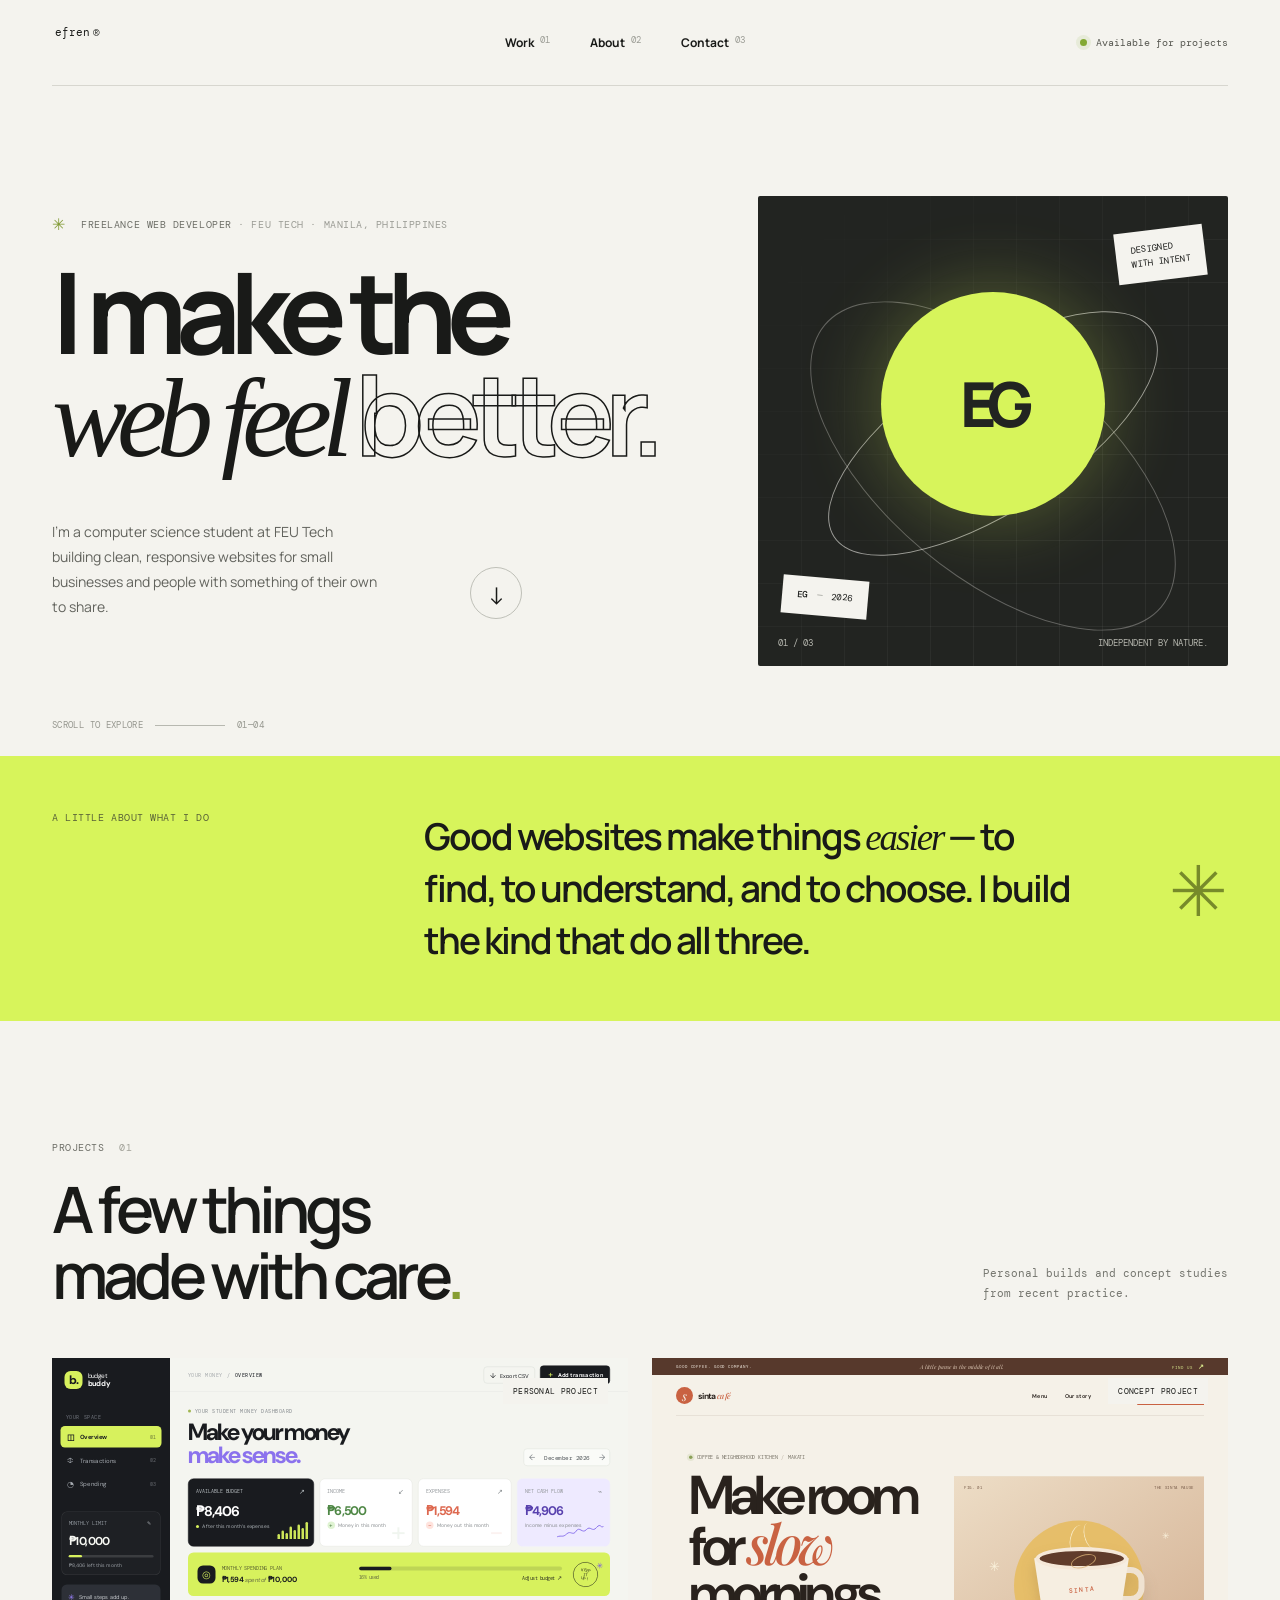
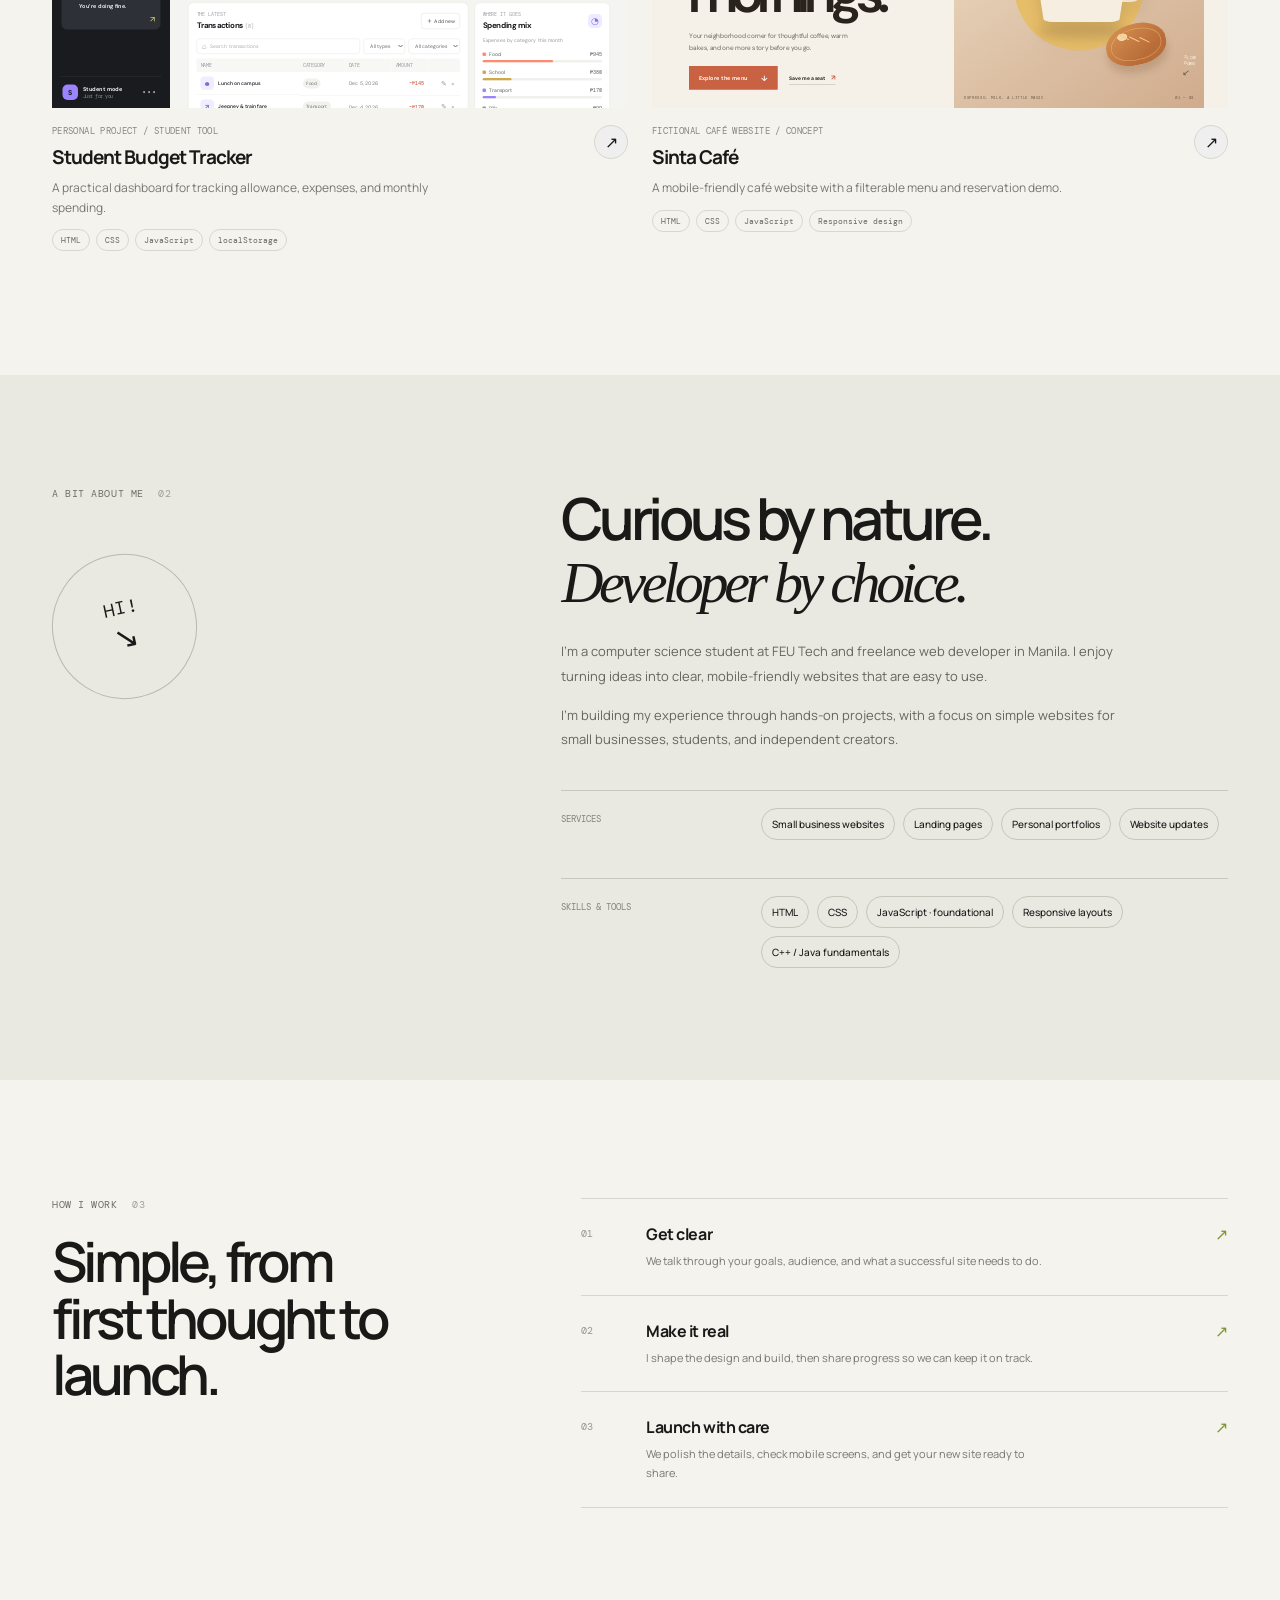
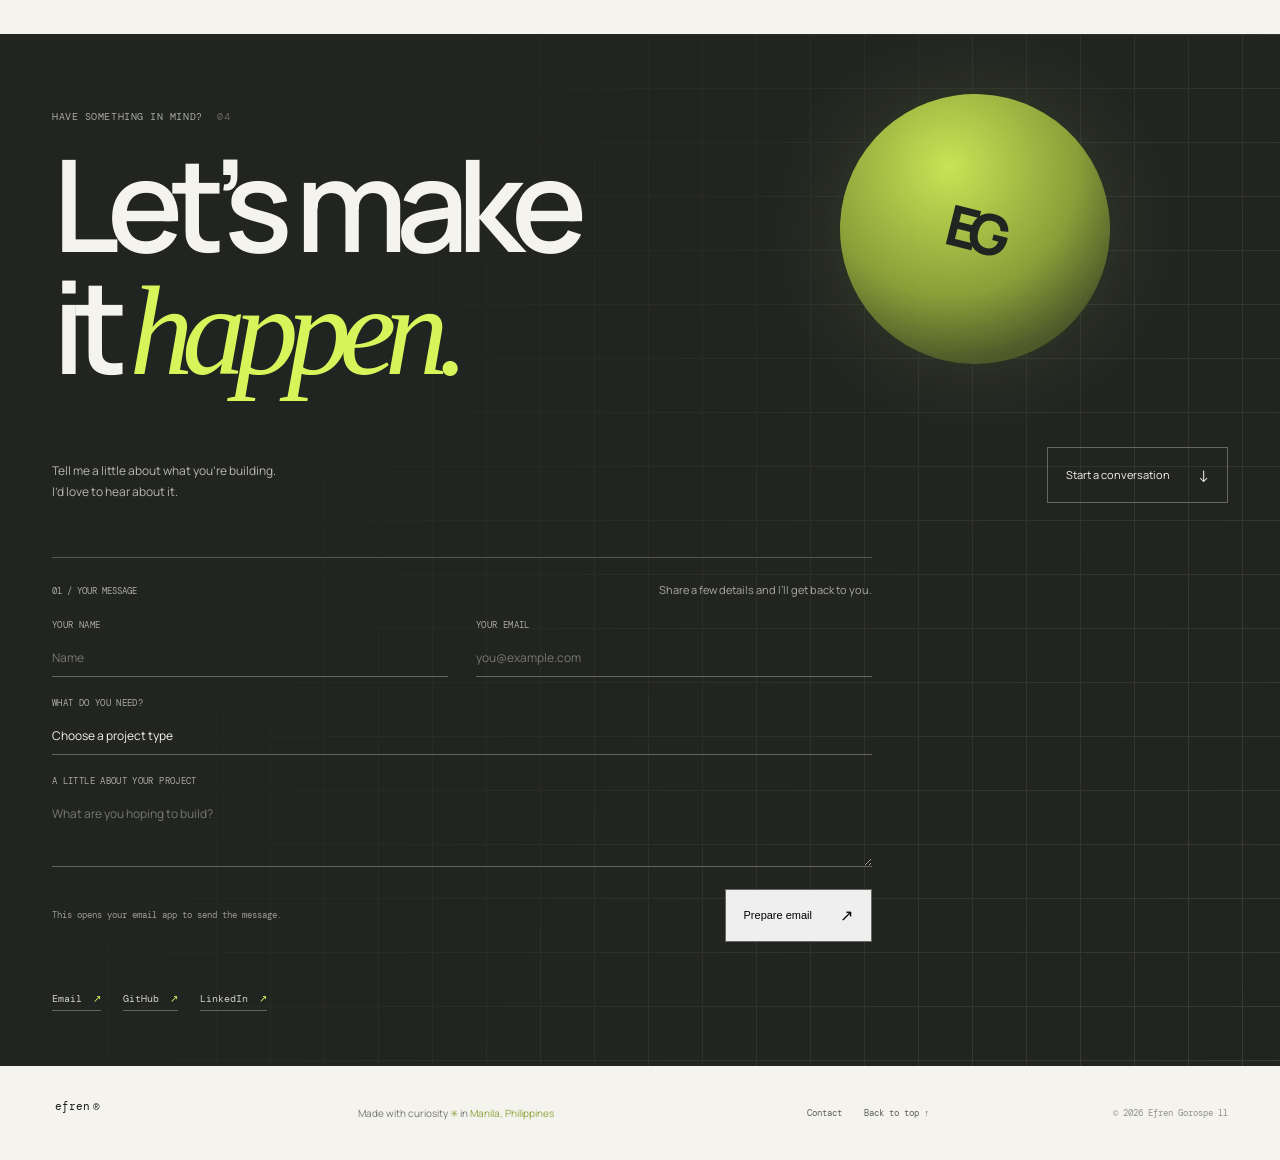
<file: EG/index.html>
<!doctype html>
<html lang="en">
  <head>
    <meta charset="utf-8" />
    <meta name="viewport" content="width=device-width, initial-scale=1" />
    <meta name="theme-color" content="#f4f3ee" />
    <meta
      name="description"
      content="Efren Gorospe ll is a FEU Tech computer science student and freelance web developer in Manila, Philippines."
    />
    <title>Efren Gorospe ll — Freelance Web Developer</title>
    <link rel="preconnect" href="https://fonts.googleapis.com" />
    <link rel="preconnect" href="https://fonts.gstatic.com" crossorigin />
    <link
      href="https://fonts.googleapis.com/css2?family=DM+Mono:wght@400;500&family=Manrope:wght@400;500;600;700;800&display=swap"
      rel="stylesheet"
    />
    <link rel="stylesheet" href="styles.css" />
    <script src="script.js" defer></script>
  </head>
  <body>
    <div class="site-shell">
      <header class="site-header">
        <a
          class="wordmark"
          id="header-wordmark"
          href="#top"
          aria-label="Efren Gorospe ll, home"
          ><span id="brand-name">efren</span><span>®</span></a
        >
        <nav class="main-nav" aria-label="Main navigation">
          <a href="#project-section">Work <span>01</span></a>
          <a href="#about">About <span>02</span></a>
          <a href="#contact">Contact <span>03</span></a>
        </nav>
        <a class="availability" href="#contact"
          ><span class="availability-dot"></span> Available for projects</a
        >
      </header>

      <main id="top">
        <section class="hero section-wrap" aria-labelledby="hero-title">
          <div class="hero-copy">
            <p class="eyebrow">
              <span class="eyebrow-mark">✳</span>
              <span id="profile-role">Freelance web developer</span>
              <span class="eyebrow-location"
                >· <span id="profile-school">FEU Tech</span> ·
                <span id="profile-location">Manila, Philippines</span></span
              >
            </p>
            <h1 id="hero-title">
              I make the<br /><span class="headline-italic">web feel</span>
              <span class="headline-outline">better.</span>
            </h1>
            <div class="hero-bottom">
              <p class="hero-intro" id="hero-intro">
                I’m a computer science student at FEU Tech building clean,
                responsive websites for small businesses and people with
                something of their own to share.
              </p>
              <a
                class="round-link"
                href="#project-section"
                aria-label="Scroll to selected projects"
                ><span>↓</span></a
              >
            </div>
          </div>
          <div class="hero-art" aria-label="Abstract portfolio illustration">
            <div class="art-grid"></div>
            <div class="orbit orbit-one"></div>
            <div class="orbit orbit-two"></div>
            <div class="art-sun"></div>
            <div class="art-sticker sticker-top">DESIGNED<br />WITH INTENT</div>
            <div class="art-sticker sticker-bottom">
              <span>EG</span><i>—</i> 2026
            </div>
            <div class="art-caption">
              <span>01 / 03</span><span>Independent by nature.</span>
            </div>
          </div>
          <div class="hero-index">
            <span>SCROLL TO EXPLORE</span><span class="index-line"></span
            ><span>01—04</span>
          </div>
        </section>

        <section class="intro-band">
          <div class="section-wrap intro-inner">
            <p class="eyebrow">A little about what I do</p>
            <p class="intro-statement">
              Good websites make things <em>easier</em> — to find, to
              understand, and to choose. I build the kind that do all three.
            </p>
            <span class="intro-spark" aria-hidden="true">✳</span>
          </div>
        </section>

        <section class="work-section section-wrap" id="project-section">
          <div class="section-heading">
            <div>
              <p class="eyebrow">
                Projects <span class="eyebrow-number">01</span>
              </p>
              <h2>
                A few things<br />made with care<span class="period">.</span>
              </h2>
            </div>
            <p class="section-note">
              Personal builds and concept studies<br />from recent practice.
            </p>
          </div>
          <div class="project-grid" id="project-grid" aria-live="polite"></div>
        </section>

        <section class="about-section" id="about">
          <div class="section-wrap about-layout">
            <div class="about-left">
              <p class="eyebrow">
                A bit about me <span class="eyebrow-number">02</span>
              </p>
              <div class="about-stamp">HI!<br /><span>↘</span></div>
            </div>
            <div class="about-copy">
              <h2>Curious by nature.<br /><span>Developer by choice.</span></h2>
              <p id="profile-bio">
                I’m Efren Gorospe ll, a computer science student at FEU Tech and
                freelance web developer in Manila. I enjoy turning ideas into
                clear, mobile-friendly websites that are easy to use.
              </p>
              <p>
                I’m building my experience through hands-on projects, with a
                focus on simple websites for small businesses, students, and
                independent creators.
              </p>
              <div class="skills-row">
                <span>SERVICES</span>
                <div id="services-list"></div>
              </div>
              <div class="skills-row">
                <span>SKILLS &amp; TOOLS</span>
                <div id="skills-list"></div>
              </div>
            </div>
          </div>
        </section>

        <section class="process-section section-wrap">
          <div class="process-title">
            <p class="eyebrow">
              How I work <span class="eyebrow-number">03</span>
            </p>
            <h2>Simple, from<br />first thought to launch.</h2>
          </div>
          <div class="process-list">
            <article class="process-item">
              <span class="process-number">01</span>
              <div>
                <h3>Get clear</h3>
                <p>
                  We talk through your goals, audience, and what a successful
                  site needs to do.
                </p>
              </div>
              <span class="process-arrow">↗</span>
            </article>
            <article class="process-item">
              <span class="process-number">02</span>
              <div>
                <h3>Make it real</h3>
                <p>
                  I shape the design and build, then share progress so we can
                  keep it on track.
                </p>
              </div>
              <span class="process-arrow">↗</span>
            </article>
            <article class="process-item">
              <span class="process-number">03</span>
              <div>
                <h3>Launch with care</h3>
                <p>
                  We polish the details, check mobile screens, and get your new
                  site ready to share.
                </p>
              </div>
              <span class="process-arrow">↗</span>
            </article>
          </div>
        </section>

        <section class="contact-section" id="contact">
          <div class="contact-pattern" aria-hidden="true"></div>
          <div class="section-wrap contact-inner">
            <p class="eyebrow">
              Have something in mind? <span class="eyebrow-number">04</span>
            </p>
            <h2>Let’s make<br />it <em>happen.</em></h2>
            <div class="contact-bottom">
              <p>
                Tell me a little about what you’re building.<br />I’d love to
                hear about it.
              </p>
              <a class="contact-button" href="#contact-form"
                >Start a conversation <span>↓</span></a
              >
            </div>
            <form class="contact-form" id="contact-form">
              <div class="form-heading">
                <span>01 / YOUR MESSAGE</span>
                <p>Share a few details and I’ll get back to you.</p>
              </div>
              <div class="form-fields">
                <label
                  >Your name<input
                    name="name"
                    autocomplete="name"
                    required
                    placeholder="Name"
                /></label>
                <label
                  >Your email<input
                    name="email"
                    type="email"
                    autocomplete="email"
                    required
                    placeholder="you@example.com"
                /></label>
                <label class="field-wide"
                  >What do you need?<select name="project" required>
                    <option value="" disabled selected>
                      Choose a project type
                    </option>
                    <option>Small business website</option>
                    <option>Landing page</option>
                    <option>Website refresh</option>
                    <option>Something else</option>
                  </select></label
                >
                <label class="field-wide"
                  >A little about your project<textarea
                    name="message"
                    rows="3"
                    required
                    placeholder="What are you hoping to build?"
                  ></textarea>
                </label>
              </div>
              <div class="form-submit-row">
                <p>This opens your email app to send the message.</p>
                <button class="contact-button" type="submit">
                  Prepare email <span>↗</span>
                </button>
              </div>
              <p class="form-status" aria-live="polite"></p>
            </form>
            <div
              class="profile-links"
              id="profile-links"
              aria-label="Contact and social links"
            ></div>
            <div class="contact-orb" aria-hidden="true">EG</div>
          </div>
        </section>
      </main>

      <footer class="site-footer section-wrap">
        <a class="wordmark footer-wordmark" href="#top"
          ><span id="footer-brand-name">efren</span><span>®</span></a
        >
        <p>
          Made with curiosity <span>✳</span> in
          <span id="footer-location">Manila, Philippines</span>
        </p>
        <div class="footer-links">
          <a href="#contact-form">Contact</a><a href="#top">Back to top ↑</a>
        </div>
        <small
          >© <span id="year"></span>
          <span id="footer-name">Efren Gorospe ll</span></small
        >
      </footer>
      <dialog
        class="project-dialog"
        id="project-dialog"
        aria-labelledby="dialog-title"
      >
        <form method="dialog">
          <button class="dialog-close" aria-label="Close project details">
            ×
          </button>
        </form>
        <p class="eyebrow" id="dialog-category">PROJECT DETAILS</p>
        <h2 id="dialog-title"></h2>
        <p class="dialog-description" id="dialog-description"></p>
        <div class="project-tags" id="dialog-tags"></div>
        <div class="dialog-links" id="dialog-links"></div>
      </dialog>
    </div>
  </body>
</html>
</file>
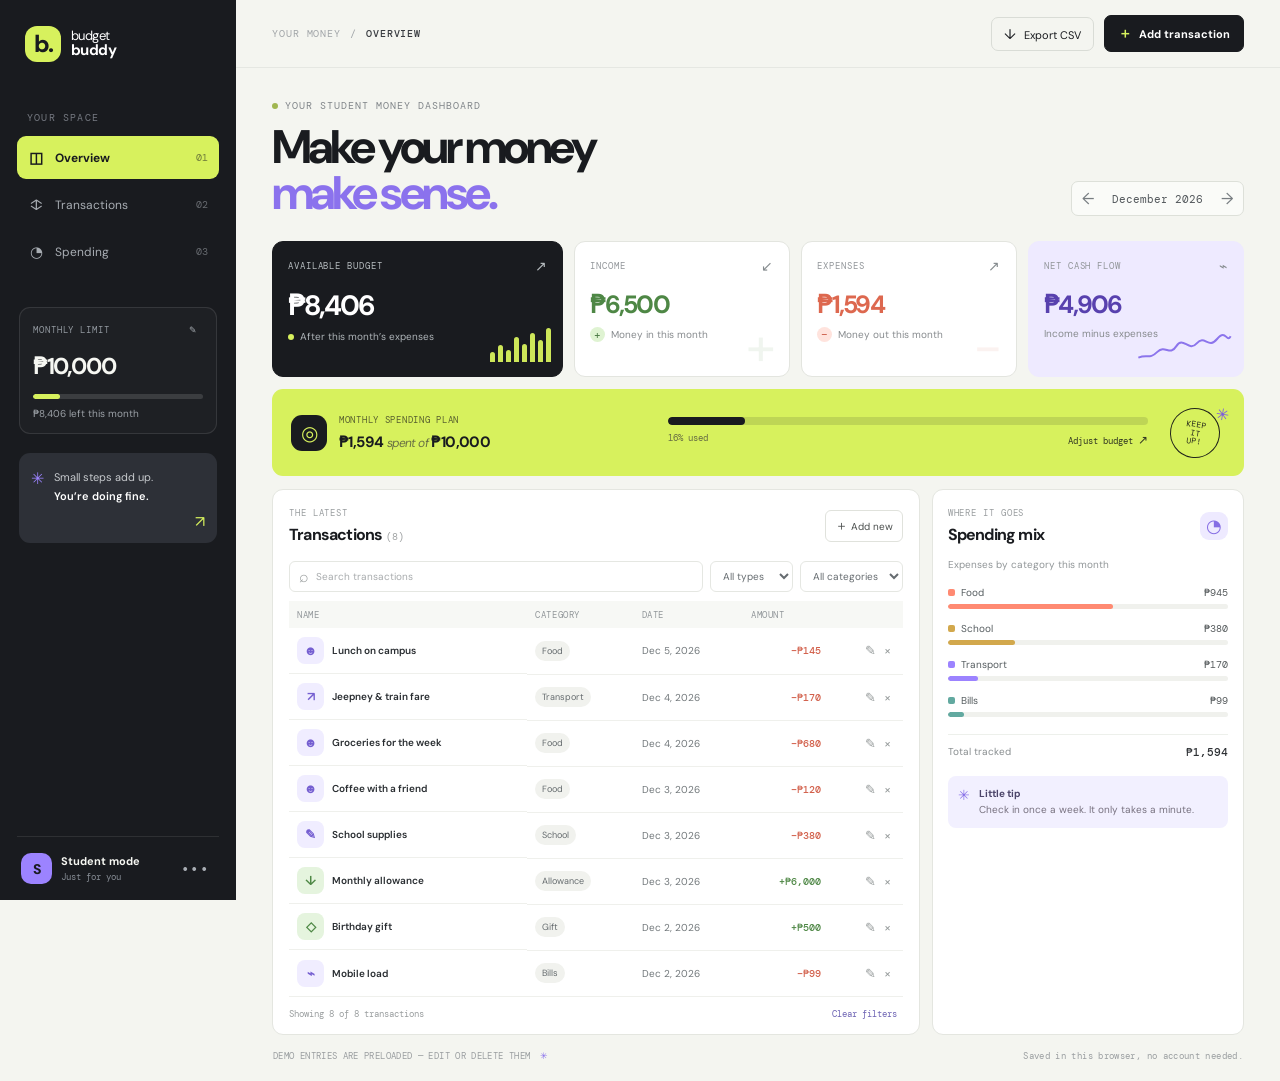
<file: EG/budget-tracker/index.html>
<!doctype html>
<html lang="en">
<head>
  <meta charset="utf-8">
  <meta name="viewport" content="width=device-width, initial-scale=1">
  <meta name="theme-color" content="#f4f5f0">
  <meta name="description" content="A simple student budget tracker to keep income, expenses, and monthly spending in view.">
  <title>Budget Buddy — Student Budget Tracker</title>
  <link rel="preconnect" href="https://fonts.googleapis.com">
  <link rel="preconnect" href="https://fonts.gstatic.com" crossorigin>
  <link href="https://fonts.googleapis.com/css2?family=DM+Mono:wght@400;500&family=DM+Sans:wght@400;500;600;700;800&display=swap" rel="stylesheet">
  <link rel="stylesheet" href="styles.css">
  <script src="script.js" defer></script>
</head>
<body>
  <div class="app-layout">
    <aside class="sidebar">
      <a class="brand" href="#overview" aria-label="Budget Buddy home"><span class="brand-icon">b.</span><span>budget<br><b>buddy</b></span></a>
      <p class="sidebar-label">YOUR SPACE</p>
      <nav class="side-nav" aria-label="Main navigation">
        <a class="nav-link is-active" href="#overview"><span class="nav-icon">◫</span> Overview <span class="nav-count">01</span></a>
        <a class="nav-link" href="#transactions"><span class="nav-icon">↕</span> Transactions <span class="nav-count">02</span></a>
        <a class="nav-link" href="#spending"><span class="nav-icon">◔</span> Spending <span class="nav-count">03</span></a>
      </nav>
      <div class="sidebar-budget">
        <div class="sidebar-budget-top"><span>MONTHLY LIMIT</span><button id="edit-budget-side" type="button" aria-label="Edit monthly budget">✎</button></div>
        <strong id="sidebar-budget-amount">₱10,000</strong>
        <div class="sidebar-progress"><span id="sidebar-progress-fill"></span></div>
        <p id="sidebar-budget-caption">Loading your budget…</p>
      </div>
      <div class="sidebar-note"><span class="note-star">✳</span><p>Small steps add up.<br><b>You’re doing fine.</b></p><span class="note-scribble">↗</span></div>
      <div class="sidebar-profile"><div class="avatar">S</div><div><b>Student mode</b><span>Just for you</span></div><div class="profile-actions"><button class="profile-menu" id="profile-menu-button" type="button" aria-label="Open data menu" aria-haspopup="menu" aria-expanded="false">•••</button><div class="profile-menu-popover" id="profile-menu" role="menu" aria-label="Data options" hidden><button type="button" role="menuitem" id="reset-sample-data">Reset sample data</button><button type="button" role="menuitem" id="clear-all-data">Clear all transactions</button><button type="button" role="menuitem" id="storage-info">Where is my data?</button></div></div></div>
    </aside>

    <main class="main-content" id="overview">
      <header class="topbar">
        <div class="breadcrumb"><span>YOUR MONEY</span><span>/</span><b>OVERVIEW</b></div>
        <div class="top-actions"><button class="export-button" id="export-csv" type="button"><span>↓</span> Export CSV</button><button class="primary-button add-trigger" type="button"><span>＋</span> Add transaction</button></div>
      </header>

      <section class="dashboard-section">
        <div class="welcome-row">
          <div><p class="date-kicker"><span class="date-dot"></span> YOUR STUDENT MONEY DASHBOARD</p><h1>Make your money<br><span>make sense.</span></h1></div>
          <div class="month-picker" aria-label="Select month"><button id="prev-month" type="button" aria-label="Previous month">←</button><span id="current-month">Month Year</span><button id="next-month" type="button" aria-label="Next month">→</button></div>
        </div>

        <div class="summary-grid" aria-live="polite">
          <article class="summary-card balance-card"><div class="summary-card-top"><span>AVAILABLE BUDGET</span><span class="summary-icon">↗</span></div><strong id="budget-remaining">₱0</strong><p><span id="budget-status-dot" class="tiny-dot"></span><span id="budget-status">After this month’s expenses</span></p><div class="balance-graphic" aria-hidden="true"><span></span><span></span><span></span><span></span><span></span><span></span><span></span><span></span></div></article>
          <article class="summary-card income-card"><div class="summary-card-top"><span>INCOME</span><span class="summary-icon">↙</span></div><strong id="income-total">₱0</strong><p><span class="trend-pill">+</span> Money in this month</p><div class="summary-decoration income-decoration" aria-hidden="true">+</div></article>
          <article class="summary-card expense-card"><div class="summary-card-top"><span>EXPENSES</span><span class="summary-icon">↗</span></div><strong id="expense-total">₱0</strong><p><span class="trend-pill expense-trend">−</span> Money out this month</p><div class="summary-decoration expense-decoration" aria-hidden="true">−</div></article>
          <article class="summary-card flow-card"><div class="summary-card-top"><span>NET CASH FLOW</span><span class="summary-icon">⌁</span></div><strong id="net-total">₱0</strong><p>Income minus expenses</p><div class="flow-sparkline" aria-hidden="true"><svg viewBox="0 0 140 42" preserveAspectRatio="none"><path d="M2 33 C16 28, 18 36, 30 25 S48 32, 58 17 S76 26, 88 13 S105 22, 118 7 S132 13, 138 3"/></svg></div></article>
        </div>

        <div class="budget-banner">
          <div class="budget-banner-info"><span class="banner-icon">◎</span><div><p>MONTHLY SPENDING PLAN</p><strong><span id="spent-summary">₱0</span> <i>spent of</i> <span id="budget-summary">₱10,000</span></strong></div></div>
          <div class="budget-progress-wrap"><div class="budget-progress"><span id="budget-progress-fill"></span></div><div class="budget-progress-label"><span id="budget-progress-caption">0% used</span><button id="edit-budget-main" type="button">Adjust budget <span>↗</span></button></div></div>
          <div class="budget-sticker" aria-hidden="true"><span>KEEP<br>IT<br>UP!</span><i>✳</i></div>
        </div>

        <div class="content-grid">
          <section class="transactions-panel" id="transactions" aria-labelledby="transactions-title">
            <div class="panel-heading"><div><p class="panel-eyebrow">THE LATEST</p><h2 id="transactions-title">Transactions <span id="transaction-count">(0)</span></h2></div><button class="panel-add add-trigger" type="button">＋ <span>Add new</span></button></div>
            <div class="transaction-tools"><label class="search-box"><span>⌕</span><input id="transaction-search" type="search" placeholder="Search transactions" aria-label="Search transactions"></label><select id="type-filter" aria-label="Filter by transaction type"><option value="all">All types</option><option value="expense">Expenses</option><option value="income">Income</option></select><select id="category-filter" aria-label="Filter by category"><option value="all">All categories</option></select></div>
            <div class="transaction-table-wrap"><table class="transaction-table"><thead><tr><th>NAME</th><th>CATEGORY</th><th>DATE</th><th>AMOUNT</th><th><span class="sr-only">Actions</span></th></tr></thead><tbody id="transaction-list"></tbody></table><div class="empty-state" id="empty-state" hidden><span>✳</span><h3>No transactions here yet.</h3><p>Add one to start tracking this month.</p><button class="primary-button add-trigger" type="button">＋ Add transaction</button></div></div>
            <div class="table-footer"><span id="visible-count">Showing 0 transactions</span><button id="clear-filters" type="button">Clear filters</button></div>
          </section>

          <aside class="spending-panel" id="spending" aria-labelledby="spending-title">
            <div class="panel-heading"><div><p class="panel-eyebrow">WHERE IT GOES</p><h2 id="spending-title">Spending mix</h2></div><span class="pie-mark">◔</span></div>
            <p class="spending-subtitle">Expenses by category this month</p>
            <div class="category-list" id="category-list"></div>
            <div class="spending-total"><span>Total tracked</span><strong id="category-total">₱0</strong></div>
            <div class="spending-tip"><span>✳</span><p><b>Little tip</b><br>Check in once a week. It only takes a minute.</p></div>
          </aside>
        </div>
        <footer class="dashboard-footer"><span>DEMO ENTRIES ARE PRELOADED — EDIT OR DELETE THEM <i>✳</i></span><span>Saved in this browser, no account needed.</span></footer>
      </section>
    </main>
  </div>

  <div class="mobile-bottom-bar"><a class="mobile-tab is-current" href="#overview"><span>◫</span>Home</a><a class="mobile-tab" href="#transactions"><span>↕</span>Activity</a><button class="mobile-add add-trigger" type="button" aria-label="Add transaction">＋</button><a class="mobile-tab" href="#spending"><span>◔</span>Spending</a><button class="mobile-tab" id="mobile-export" type="button"><span>↓</span>Export</button></div>

  <dialog class="transaction-dialog" id="transaction-dialog" aria-labelledby="transaction-dialog-title">
    <form id="transaction-form" class="dialog-form">
      <button class="dialog-close" type="button" aria-label="Close transaction form">×</button>
      <p class="dialog-kicker">KEEP YOUR MONEY IN VIEW</p><h2 id="transaction-dialog-title">Add a <em>transaction.</em></h2><p class="dialog-subtitle">A few details and you’re all set.</p>
      <div class="type-toggle" role="group" aria-label="Transaction type"><button type="button" class="type-option is-selected" data-type="expense" aria-pressed="true">− Expense</button><button type="button" class="type-option" data-type="income" aria-pressed="false">＋ Income</button></div>
      <input type="hidden" name="type" value="expense"><input type="hidden" name="id" value="">
      <div class="dialog-fields"><label class="full-field">What was it for?<input name="title" maxlength="40" required placeholder="e.g. Lunch after class"></label><label>Amount (₱)<input name="amount" type="number" min="0.01" step="0.01" required placeholder="0.00"></label><label>Category<select name="category" required></select></label><label class="full-field">Date<input name="date" type="date" required></label></div>
      <p class="dialog-error" id="dialog-error" role="alert"></p><button class="primary-button dialog-submit" type="submit">Save transaction <span>↗</span></button>
    </form>
  </dialog>

  <dialog class="budget-dialog" id="budget-dialog" aria-labelledby="budget-dialog-title"><form id="budget-form" class="dialog-form"><button class="dialog-close" type="button" aria-label="Close budget settings">×</button><p class="dialog-kicker">SET A MONTHLY TARGET</p><h2 id="budget-dialog-title">Your budget,<br><em>your rules.</em></h2><p class="dialog-subtitle">Set the amount you want to spend this month.</p><label class="budget-input-label">Monthly budget (₱)<input id="budget-input" type="number" min="1" step="1" required></label><button class="primary-button dialog-submit" type="submit">Save monthly budget <span>↗</span></button></form></dialog>
  <div class="toast" id="toast" role="status" aria-live="polite"></div>
</body>
</html>
</file>
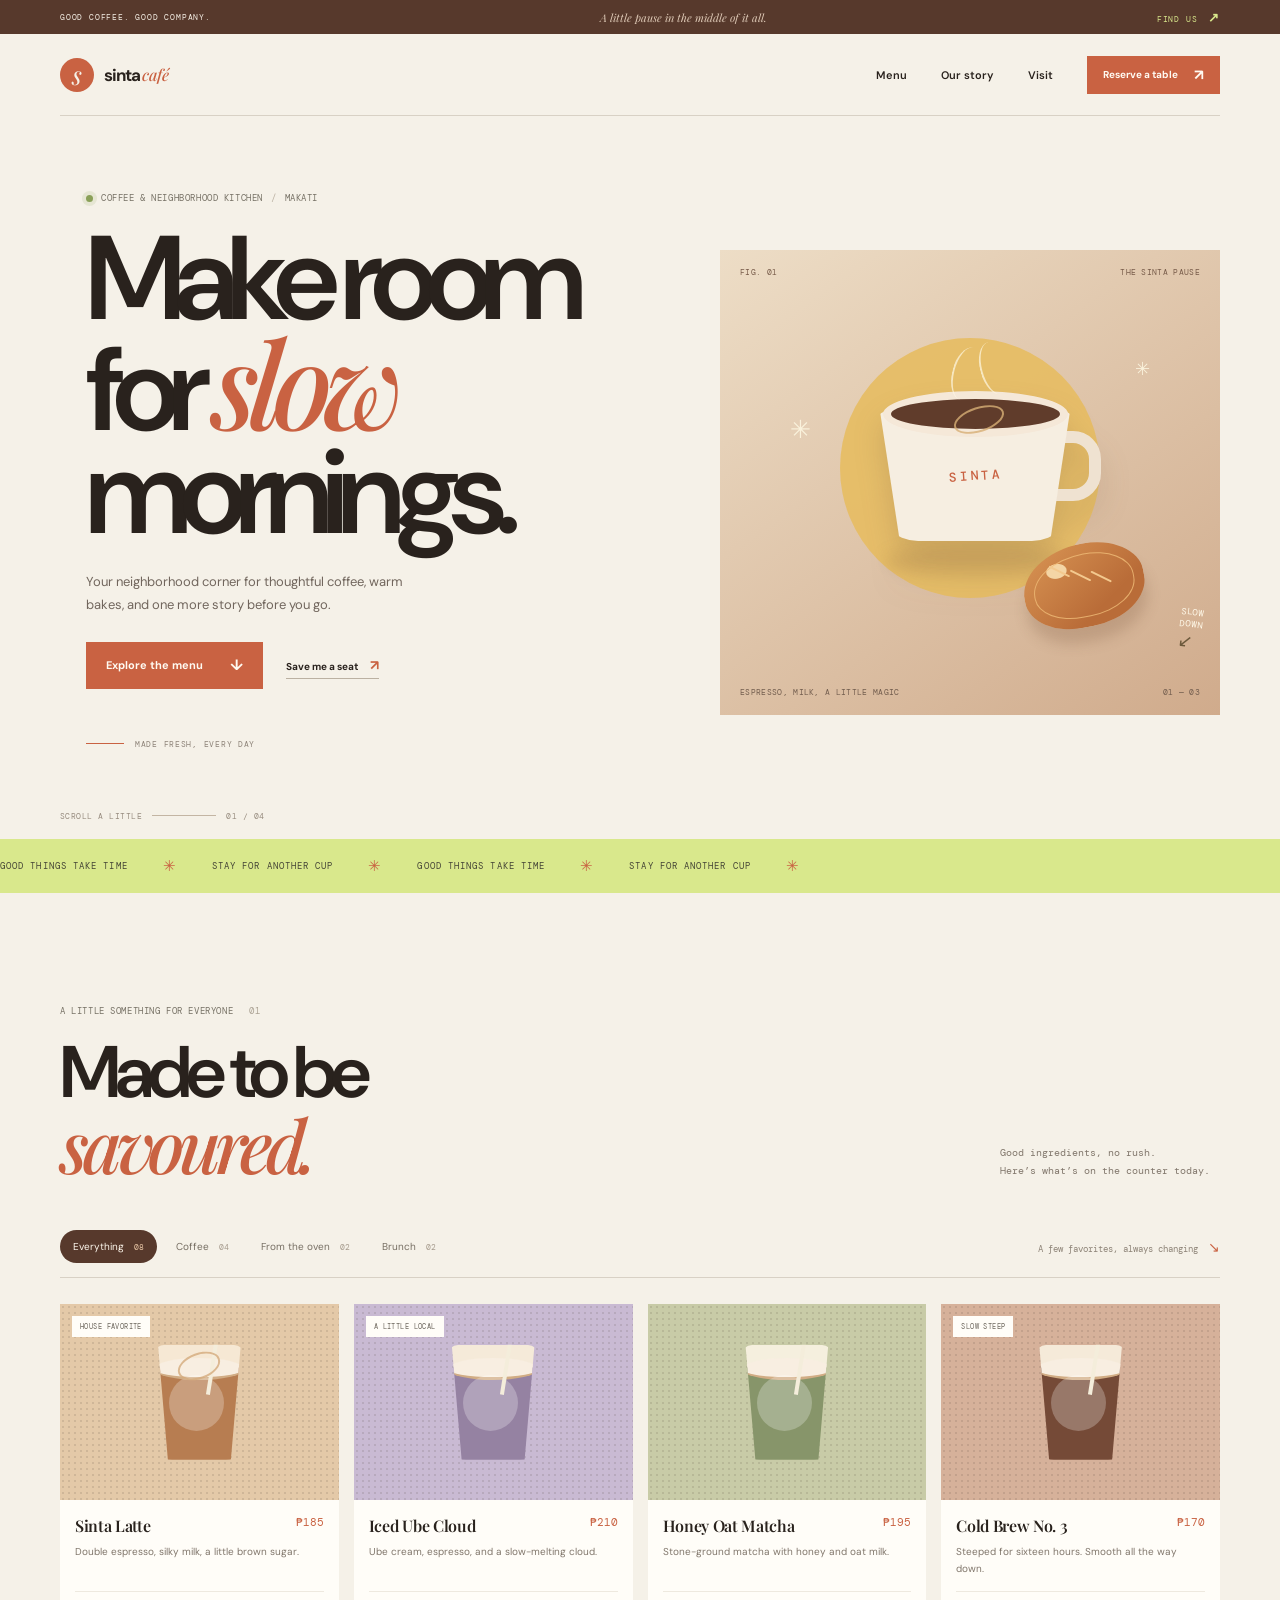
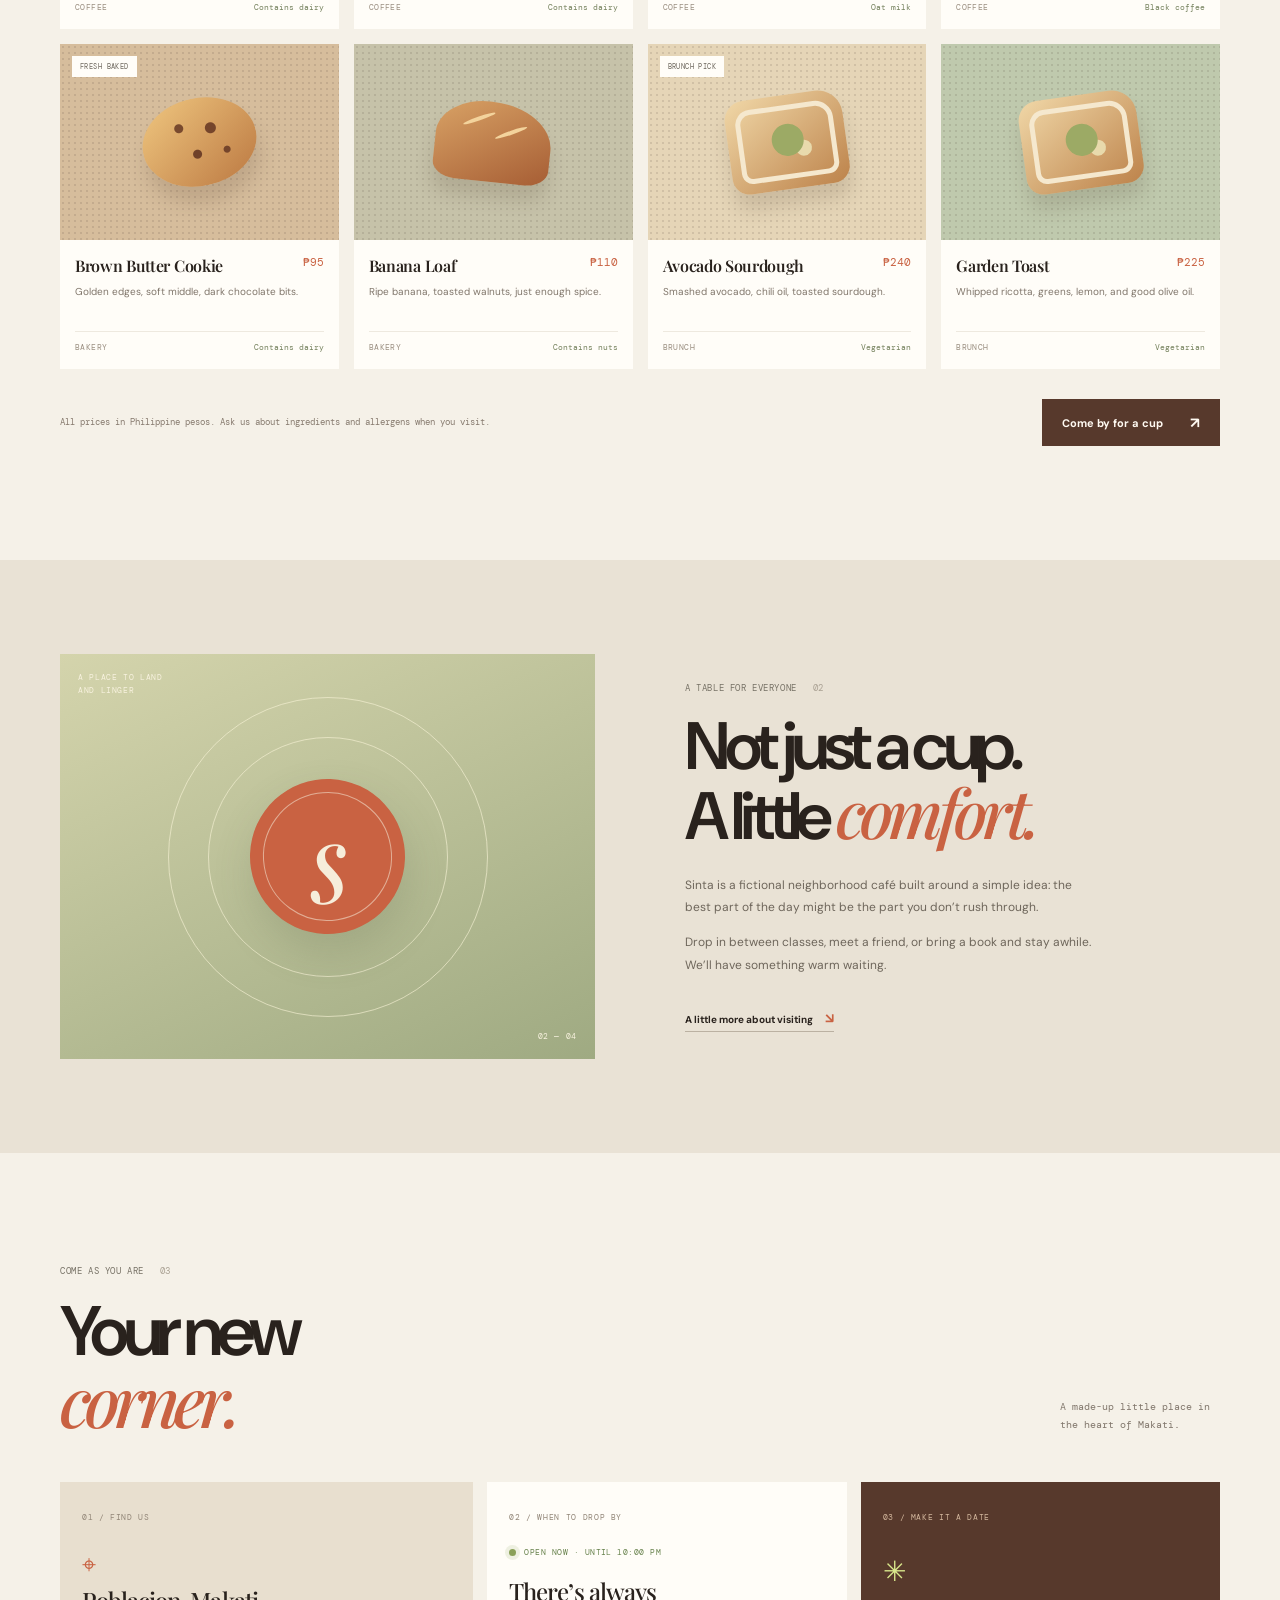
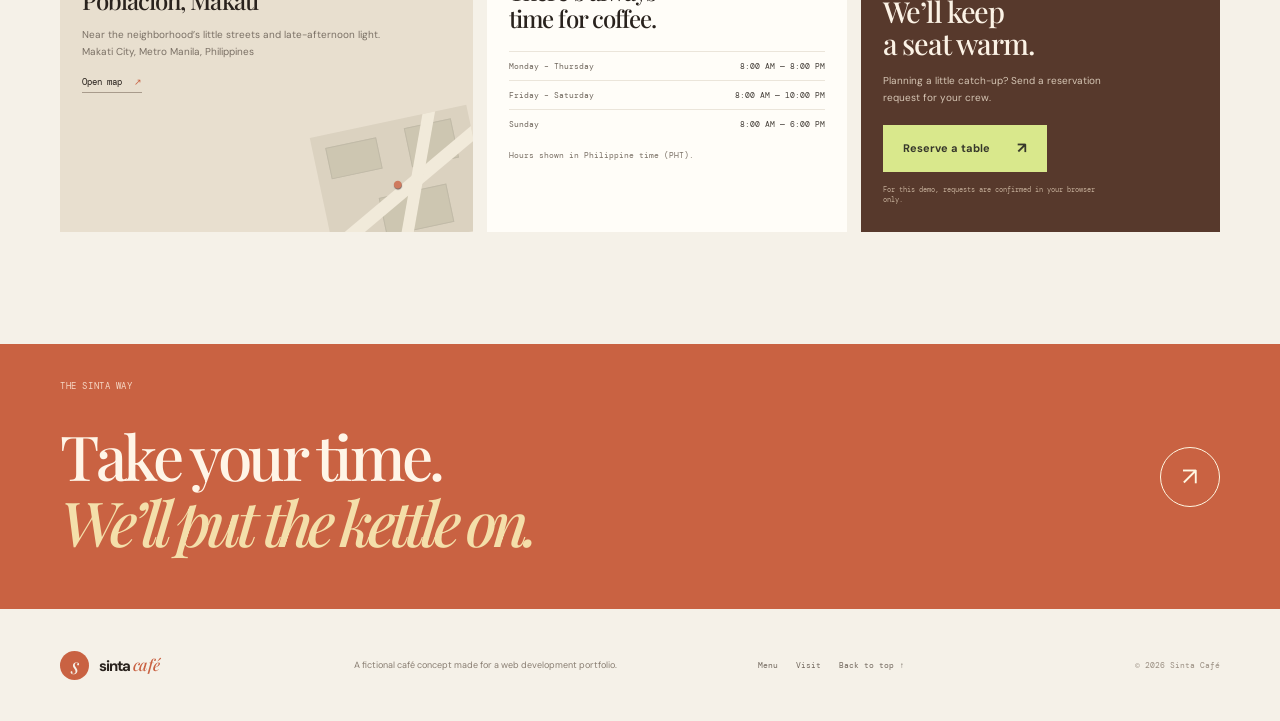
<file: EG/cafe-site/index.html>
<!doctype html>
<html lang="en">
<head>
  <meta charset="utf-8">
  <meta name="viewport" content="width=device-width, initial-scale=1">
  <meta name="theme-color" content="#f5f1e8">
  <meta name="description" content="Sinta Café is a fictional neighborhood café in Poblacion, Makati, serving coffee, fresh bakes, and unhurried mornings.">
  <title>Sinta Café — Coffee, bakes & slow mornings</title>
  <link rel="preconnect" href="https://fonts.googleapis.com">
  <link rel="preconnect" href="https://fonts.gstatic.com" crossorigin>
  <link href="https://fonts.googleapis.com/css2?family=DM+Mono:wght@400;500&family=DM+Sans:wght@400;500;600;700&family=Playfair+Display:ital,wght@0,500;0,600;1,500;1,600&display=swap" rel="stylesheet">
  <link rel="stylesheet" href="styles.css">
  <script src="script.js" defer></script>
</head>
<body>
  <div class="announcement"><span>GOOD COFFEE. GOOD COMPANY.</span><span class="announcement-center">A little pause in the middle of it all.</span><a href="#visit">FIND US <b>↗</b></a></div>
  <header class="site-header">
    <a class="brand" href="#home" aria-label="Sinta Café home"><span class="brand-mark">s</span><span class="brand-name">sinta<span>café</span></span></a>
    <button class="menu-toggle" type="button" aria-label="Open navigation" aria-expanded="false" aria-controls="site-nav"><span></span><span></span></button>
    <nav class="site-nav" id="site-nav" aria-label="Main navigation">
      <a href="#menu">Menu</a><a href="#story">Our story</a><a href="#visit">Visit</a>
      <button class="button button-small reserve-trigger" type="button">Reserve a table <span>↗</span></button>
    </nav>
  </header>

  <main id="home">
    <section class="hero section-shell">
      <div class="hero-copy">
        <p class="eyebrow"><span class="status-dot"></span> COFFEE & NEIGHBORHOOD KITCHEN <span class="eyebrow-divider">/</span> MAKATI</p>
        <h1>Make room<br>for <em>slow</em><br>mornings.</h1>
        <p class="hero-description">Your neighborhood corner for thoughtful coffee, warm bakes, and one more story before you go.</p>
        <div class="hero-actions"><a class="button" href="#menu">Explore the menu <span>↓</span></a><button class="text-link reserve-trigger" type="button">Save me a seat <span>↗</span></button></div>
        <div class="hero-note"><span class="note-line"></span><span>MADE FRESH, EVERY DAY</span></div>
      </div>
      <div class="hero-visual" aria-label="Illustration of a cup of coffee and pastry" role="img">
        <div class="visual-topline"><span>FIG. 01</span><span>THE SINTA PAUSE</span></div>
        <div class="sun-shape"></div><div class="visual-star star-one">✳</div><div class="visual-star star-two">✳</div>
        <div class="coffee-cup"><div class="coffee-surface"></div><div class="cup-sleeve"><span>SINTA</span></div><div class="cup-handle"></div><div class="cup-shadow"></div></div>
        <div class="steam steam-one"></div><div class="steam steam-two"></div>
        <div class="pastry"><div class="pastry-score score-one"></div><div class="pastry-score score-two"></div><div class="pastry-score score-three"></div></div>
        <div class="visual-caption"><span>ESPRESSO, MILK, A LITTLE MAGIC</span><span>01 — 03</span></div>
        <div class="visual-label">SLOW<br>DOWN<br><i>↙</i></div>
      </div>
      <div class="hero-scroll"><span>SCROLL A LITTLE</span><span class="scroll-track"></span><span>01 / 04</span></div>
    </section>

    <section class="ticker" aria-label="Cafe motto"><div class="ticker-track"><span>GOOD THINGS TAKE TIME</span><i>✳</i><span>STAY FOR ANOTHER CUP</span><i>✳</i><span>GOOD THINGS TAKE TIME</span><i>✳</i><span>STAY FOR ANOTHER CUP</span><i>✳</i></div></section>

    <section class="menu-section section-shell" id="menu">
      <div class="section-heading">
        <div><p class="eyebrow">A LITTLE SOMETHING FOR EVERYONE <span class="heading-index">01</span></p><h2>Made to be<br><em>savoured.</em></h2></div>
        <p class="heading-copy">Good ingredients, no rush.<br>Here’s what’s on the counter today.</p>
      </div>
      <div class="menu-controls" role="group" aria-label="Filter menu items">
        <div class="filter-list"><button class="filter-button is-active" type="button" data-filter="all" aria-pressed="true">Everything <span>08</span></button><button class="filter-button" type="button" data-filter="coffee" aria-pressed="false">Coffee <span>04</span></button><button class="filter-button" type="button" data-filter="bakery" aria-pressed="false">From the oven <span>02</span></button><button class="filter-button" type="button" data-filter="brunch" aria-pressed="false">Brunch <span>02</span></button></div>
        <p class="menu-note">A few favorites, always changing <span>↘</span></p>
      </div>
      <div class="menu-grid" id="menu-grid" aria-live="polite"></div>
      <div class="menu-footer"><p>All prices in Philippine pesos. Ask us about ingredients and allergens when you visit.</p><button class="button button-dark reserve-trigger" type="button">Come by for a cup <span>↗</span></button></div>
    </section>

    <section class="story-section" id="story">
      <div class="section-shell story-layout">
        <div class="story-art" aria-hidden="true"><div class="story-ring ring-one"></div><div class="story-ring ring-two"></div><div class="story-bloom">s</div><span class="story-art-label">A PLACE TO LAND<br>AND LINGER</span><span class="story-art-index">02 — 04</span></div>
        <div class="story-copy"><p class="eyebrow">A TABLE FOR EVERYONE <span class="heading-index">02</span></p><h2>Not just a cup.<br>A little <em>comfort.</em></h2><p>Sinta is a fictional neighborhood café built around a simple idea: the best part of the day might be the part you don’t rush through.</p><p>Drop in between classes, meet a friend, or bring a book and stay awhile. We’ll have something warm waiting.</p><a class="text-link" href="#visit">A little more about visiting <span>↘</span></a></div>
      </div>
    </section>

    <section class="visit-section section-shell" id="visit">
      <div class="section-heading visit-heading"><div><p class="eyebrow">COME AS YOU ARE <span class="heading-index">03</span></p><h2>Your new<br><em>corner.</em></h2></div><p class="heading-copy">A made-up little place in<br>the heart of Makati.</p></div>
      <div class="visit-grid">
        <article class="visit-card location-card"><span class="visit-number">01 / FIND US</span><div class="pin-icon">⌖</div><h3>Poblacion, Makati</h3><p>Near the neighborhood’s little streets and late-afternoon light.<br>Makati City, Metro Manila, Philippines</p><a class="visit-link" href="https://maps.google.com/?q=Poblacion+Makati+City" target="_blank" rel="noreferrer">Open map <span>↗</span></a><div class="map-illustration" aria-hidden="true"><span class="map-block block-a"></span><span class="map-block block-b"></span><span class="map-block block-c"></span><span class="map-road road-a"></span><span class="map-road road-b"></span><span class="map-pin">●</span></div></article>
        <article class="visit-card hours-card"><span class="visit-number">02 / WHEN TO DROP BY</span><div class="open-status"><span class="status-dot"></span><span id="open-status-text">Open today</span></div><h3>There’s always<br>time for coffee.</h3><ul class="hours-list"><li><span>Monday – Thursday</span><span>8:00 AM — 8:00 PM</span></li><li><span>Friday – Saturday</span><span>8:00 AM — 10:00 PM</span></li><li><span>Sunday</span><span>8:00 AM — 6:00 PM</span></li></ul><p class="hours-footnote">Hours shown in Philippine time (PHT).</p></article>
        <article class="visit-card reserve-card"><span class="visit-number">03 / MAKE IT A DATE</span><div class="reserve-doodle">✳</div><h3>We’ll keep<br>a seat warm.</h3><p>Planning a little catch-up? Send a reservation request for your crew.</p><button class="button button-dark reserve-trigger" type="button">Reserve a table <span>↗</span></button><small>For this demo, requests are confirmed in your browser only.</small></article>
      </div>
    </section>

    <section class="closing-band"><div class="section-shell closing-inner"><p class="eyebrow">THE SINTA WAY</p><p>Take your time.<br><em>We’ll put the kettle on.</em></p><button class="closing-arrow reserve-trigger" type="button" aria-label="Open reservation form">↗</button></div></section>
  </main>

  <footer class="site-footer section-shell"><a class="brand footer-brand" href="#home"><span class="brand-mark">s</span><span class="brand-name">sinta<span>café</span></span></a><p>A fictional café concept made for a web development portfolio.</p><nav aria-label="Footer navigation"><a href="#menu">Menu</a><a href="#visit">Visit</a><a href="#home">Back to top ↑</a></nav><small>© <span id="year"></span> Sinta Café</small></footer>

  <dialog class="reservation-dialog" id="reservation-dialog" aria-labelledby="reservation-title">
    <form class="reservation-form" id="reservation-form">
      <button class="dialog-close" type="button" aria-label="Close reservation form">×</button>
      <p class="eyebrow">A LITTLE TABLE, JUST FOR YOU</p>
      <h2 id="reservation-title">Save a <em>seat.</em></h2>
      <p class="dialog-intro">Tell us when you’re coming by and who’s joining you.</p>
      <div class="reservation-fields">
        <label>Your name<input name="name" required autocomplete="name" placeholder="Name"></label>
        <label>Email address<input name="email" required type="email" autocomplete="email" placeholder="you@example.com"></label>
        <label>Date<input name="date" id="reservation-date" required type="date"></label>
        <label>Time<select name="time" required><option value="" disabled selected>Choose a time</option><option>8:00 AM</option><option>9:00 AM</option><option>10:00 AM</option><option>11:00 AM</option><option>12:00 PM</option><option>1:00 PM</option><option>2:00 PM</option><option>3:00 PM</option><option>4:00 PM</option><option>5:00 PM</option><option>6:00 PM</option><option>7:00 PM</option><option>8:00 PM</option></select></label>
        <label class="field-wide">Guests<select name="guests" required><option>1 guest</option><option selected>2 guests</option><option>3 guests</option><option>4 guests</option><option>5 guests</option><option>6 guests</option></select></label>
      </div>
      <p class="demo-note">This is a portfolio demo. Submitting shows a sample confirmation; it does not send a real booking.</p>
      <button class="button button-dark submit-reservation" type="submit">Request a table <span>↗</span></button>
      <p class="reservation-status" id="reservation-status" aria-live="polite"></p>
    </form>
  </dialog>

  <dialog class="confirmation-dialog" id="confirmation-dialog" aria-labelledby="confirmation-title">
    <button class="dialog-close confirmation-close" type="button" aria-label="Close confirmation">×</button>
    <div class="confirmation-mark">✳</div><p class="eyebrow">SOUNDS LIKE A LOVELY PLAN</p><h2 id="confirmation-title">Seat requested.</h2><p id="confirmation-copy">We’ve saved your sample request.</p><button class="button button-dark confirmation-close" type="button">Back to the café <span>↗</span></button><small>Demo only — no real reservation was sent.</small>
  </dialog>
</body>
</html>
</file>
<file: EG/styles.css>
:root{--paper:#f4f3ee;--ink:#191a18;--muted:#72736d;--line:#d7d6cf;--acid:#d7f45b;--purple:#a892f7;--mono:'DM Mono',monospace;--sans:'Manrope',Arial,sans-serif;--wrap:1240px}
*{box-sizing:border-box}
html{scroll-behavior:smooth;scroll-padding-top:86px}
body{margin:0;background:var(--paper);color:var(--ink);font-family:var(--sans);-webkit-font-smoothing:antialiased}
a{color:inherit;text-decoration:none}
button,a{-webkit-tap-highlight-color:transparent}
.site-shell{overflow:hidden}
.section-wrap{width:min(var(--wrap),calc(100% - 104px));margin-inline:auto}
.site-header{width:min(var(--wrap),calc(100% - 104px));height:86px;margin:auto;display:flex;align-items:center;justify-content:space-between;border-bottom:1px solid var(--line)}
.wordmark{font-size:25px;font-weight:800;letter-spacing:-2px}.wordmark span{font:11px var(--mono);vertical-align:top;margin-left:3px;letter-spacing:0}
.main-nav{display:flex;gap:40px;margin-left:70px}.main-nav a{font-size:12px;font-weight:700}.main-nav a span{font:9px var(--mono);color:#9b9c95;margin-left:4px;vertical-align:top}
.availability{font:10px var(--mono);display:flex;align-items:center;gap:9px;color:#55564f}.availability-dot{width:7px;height:7px;background:#83a933;border-radius:50%;box-shadow:0 0 0 4px #83a9331c}
.hero{min-height:670px;position:relative;padding-top:95px;padding-bottom:76px;display:grid;grid-template-columns:1.12fr .88fr;align-items:center;gap:44px}
.hero-copy{position:relative;z-index:2;padding-bottom:28px}.eyebrow{margin:0 0 25px;font:10px var(--mono);text-transform:uppercase;letter-spacing:.055em;color:#6d6e67}.eyebrow-mark{font-size:16px;color:#819a35;vertical-align:-2px;margin-right:9px}.eyebrow-location{color:#9b9c95}.hero h1{font-size:clamp(68px,8.8vw,120px);line-height:.91;letter-spacing:-.095em;margin:0;font-weight:700}.headline-italic{font-family:Georgia,serif;font-weight:400;font-style:italic;letter-spacing:-.09em}.headline-outline{color:transparent;-webkit-text-stroke:1.5px var(--ink);letter-spacing:-.09em}
.hero-bottom{display:flex;align-items:flex-end;justify-content:space-between;max-width:470px;margin-top:49px}.hero-intro{font-size:14px;line-height:1.8;max-width:325px;margin:0;color:#62635d}.round-link{width:52px;height:52px;border:1px solid #bfc0b8;border-radius:50%;display:grid;place-items:center;transition:background .2s,transform .2s}.round-link:hover{background:var(--acid);transform:translateY(3px)}.round-link span{font-size:24px;font-weight:400}
.hero-art{height:470px;max-width:470px;width:100%;justify-self:end;position:relative;background:#222421;border-radius:2px;overflow:hidden;isolation:isolate}.art-grid{position:absolute;inset:0;background-image:linear-gradient(#ffffff0d 1px,transparent 1px),linear-gradient(90deg,#ffffff0d 1px,transparent 1px);background-size:43px 43px;mask-image:linear-gradient(130deg,transparent 4%,#000 72%)}.art-sun{position:absolute;width:224px;aspect-ratio:1;border-radius:50%;background:var(--acid);top:96px;left:50%;transform:translateX(-50%);box-shadow:0 0 80px #d7f45b4d}.orbit{position:absolute;border:1px solid #f4f3ee94;border-radius:50%;width:380px;height:155px;left:50%;top:160px;transform:translateX(-50%) rotate(-33deg)}.orbit-two{width:440px;height:220px;transform:translateX(-50%) rotate(40deg);border-color:#f4f3ee4e}.art-sun:after{content:'EG';position:absolute;inset:0;display:grid;place-items:center;font-size:62px;font-weight:800;letter-spacing:-8px;color:#222421}.art-sticker{position:absolute;background:var(--paper);font:9px/1.5 var(--mono);letter-spacing:.04em;padding:12px 15px;transform:rotate(-7deg)}.sticker-top{right:23px;top:33px}.sticker-bottom{left:24px;bottom:50px;transform:rotate(5deg);display:flex;align-items:center;gap:9px}.sticker-bottom span{font-weight:500}.sticker-bottom i{font-style:normal;color:#91928b}.art-caption{position:absolute;bottom:17px;left:20px;right:20px;display:flex;justify-content:space-between;color:#b5b6ae;font:9px var(--mono);text-transform:uppercase}.hero-index{position:absolute;left:0;bottom:25px;display:flex;align-items:center;gap:12px;color:#96978f;font:9px var(--mono);letter-spacing:.04em}.index-line{width:70px;height:1px;background:#b7b8b0}
.intro-band{background:var(--acid);position:relative}.intro-inner{min-height:265px;display:grid;grid-template-columns:1fr 2fr .3fr;align-items:center;gap:40px;position:relative}.intro-inner .eyebrow{align-self:start;margin-top:55px;color:#596238}.intro-statement{font-size:clamp(22px,3vw,37px);font-weight:600;line-height:1.38;letter-spacing:-.055em;max-width:700px;margin:0}.intro-statement em{font-family:Georgia,serif;font-weight:400}.intro-spark{font-size:70px;justify-self:end;color:#778a2a}
.work-section{padding-top:120px;padding-bottom:124px}.section-heading{display:flex;justify-content:space-between;align-items:flex-end;margin-bottom:50px}.section-heading .eyebrow,.process-title .eyebrow,.about-left .eyebrow{margin-bottom:22px}.eyebrow-number{color:#a1a198;margin-left:8px}.section-heading h2,.process-title h2{font-size:clamp(42px,5vw,64px);line-height:1.03;letter-spacing:-.075em;margin:0;font-weight:600}.period{color:#879e32}.section-note{font:11px/1.8 var(--mono);color:#74756e;margin:0 0 4px}
.project-grid{display:grid;grid-template-columns:1fr 1fr;gap:56px 24px}.project-card{min-width:0}.project-visual{height:350px;position:relative;overflow:hidden;display:grid;place-items:center;background:#d7d7d2}.project-visual[data-theme="cafe"]{background:#dfc9ac}.project-visual[data-theme="budget"]{background:#c8c2ee}.visual-noise{position:absolute;inset:0;z-index:1;opacity:.08;background-image:radial-gradient(#292923 0.5px,transparent .7px);background-size:6px 6px;pointer-events:none}.project-preview-frame{position:absolute;inset:0;width:200%;height:200%;border:0;background:var(--paper);transform:scale(.5);transform-origin:top left;pointer-events:none}.project-badge{position:absolute;z-index:2;right:20px;top:20px;background:var(--paper);padding:8px 10px;font:8px var(--mono);text-transform:uppercase;letter-spacing:.04em}.project-info{display:flex;align-items:flex-start;justify-content:space-between;padding-top:17px}.project-category{font:9px var(--mono);color:#86877f;text-transform:uppercase;letter-spacing:.04em;display:block;margin-bottom:7px}.project-info h3{font-size:19px;letter-spacing:-.05em;margin:0;font-weight:700}.project-description{font-size:12px;line-height:1.65;color:#777870;margin:8px 0 0;max-width:410px}.project-arrow{flex:0 0 auto;width:34px;height:34px;border:1px solid var(--line);border-radius:50%;display:grid;place-items:center;font-size:16px;transition:.2s}.project-arrow:hover{background:var(--acid);transform:rotate(45deg)}.project-tags{display:flex;gap:6px;flex-wrap:wrap;margin-top:12px}.project-tags span{font:8px var(--mono);color:#66675f;border:1px solid #d8d7d0;border-radius:20px;padding:5px 8px}.projects-footnote{margin:45px 0 0;font:10px var(--mono);color:#777870}.footnote-star{color:#839c31;font-size:15px;vertical-align:-2px;margin-right:6px}.projects-footnote code{font-size:10px;background:#e8e7e0;padding:3px 5px}
.about-section{background:#e9e8e1;padding:112px 0}.about-layout{display:grid;grid-template-columns:.8fr 1.2fr;gap:65px}.about-stamp{width:145px;height:145px;border:1px solid #b8b9b0;border-radius:50%;display:flex;flex-direction:column;align-items:center;justify-content:center;font:18px var(--mono);line-height:1.25;letter-spacing:.04em;transform:rotate(-12deg);margin-top:54px}.about-stamp span{font-size:30px}.about-copy h2{font-size:clamp(38px,5vw,58px);line-height:1.06;letter-spacing:-.075em;margin:0 0 26px;font-weight:600}.about-copy h2 span{font-family:Georgia,serif;font-weight:400;font-style:italic}.about-copy>p{max-width:570px;font-size:13px;line-height:1.9;color:#64655e;margin:0 0 14px}.skills-row{border-top:1px solid #c9c8c0;margin-top:38px;padding-top:17px;display:grid;grid-template-columns:180px 1fr;gap:20px}.skills-row>span{font:9px var(--mono);color:#83847c;padding-top:5px}.skills-row>div{display:flex;gap:8px;flex-wrap:wrap}.skills-row b{font-size:10px;font-weight:500;border:1px solid #c6c6bd;padding:8px 10px;border-radius:30px}
.process-section{padding-top:118px;padding-bottom:126px;display:grid;grid-template-columns:.82fr 1.18fr;gap:80px}.process-title h2{font-size:clamp(37px,4.5vw,55px)}.process-list{border-top:1px solid var(--line)}.process-item{display:grid;grid-template-columns:50px 1fr 30px;gap:15px;align-items:start;padding:24px 0;border-bottom:1px solid var(--line)}.process-number{font:10px var(--mono);color:#96978f;padding-top:4px}.process-item h3{font-size:16px;letter-spacing:-.03em;margin:0 0 7px}.process-item p{font-size:11px;line-height:1.7;color:#777870;max-width:400px;margin:0}.process-arrow{font-size:16px;color:#7f9634;justify-self:end}
.contact-section{background:#222421;color:var(--paper);position:relative;overflow:hidden}.contact-inner{min-height:490px;padding-top:76px;padding-bottom:55px;position:relative;z-index:1}.contact-inner .eyebrow{color:#a8aaa1}.contact-inner .eyebrow-number{color:#66675f}.contact-inner h2{font-size:clamp(70px,10vw,130px);line-height:.86;letter-spacing:-.095em;font-weight:600;margin:0;position:relative;z-index:1}.contact-inner h2 em{font:italic 400 1em Georgia,serif;color:var(--acid);letter-spacing:-.09em}.contact-bottom{display:flex;align-items:end;justify-content:space-between;position:relative;z-index:1;margin-top:42px}.contact-bottom p{font-size:12px;line-height:1.8;color:#b7b8b0;margin:0}.contact-button{border:1px solid #676961;padding:16px 18px;font-size:11px;display:flex;align-items:center;gap:28px;transition:.2s}.contact-button:hover{background:var(--acid);color:#222421;border-color:var(--acid)}.contact-button span{font-size:16px}.contact-orb{position:absolute;right:10%;top:60px;width:270px;height:270px;border-radius:50%;background:radial-gradient(circle at 35% 30%,#d7f45b,#94a93b 50%,#525e2b 76%);opacity:.92;display:grid;place-items:center;color:#222421;font-size:56px;font-weight:800;letter-spacing:-8px;transform:rotate(14deg);box-shadow:0 0 100px #d7f45b24}.contact-pattern{position:absolute;inset:0;opacity:.1;background-image:linear-gradient(#fff 1px,transparent 1px),linear-gradient(90deg,#fff 1px,transparent 1px);background-size:54px 54px;mask-image:linear-gradient(115deg,transparent 20%,#000)}
.site-footer{min-height:94px;display:grid;grid-template-columns:1fr 1.5fr 1fr auto;gap:20px;align-items:center}.footer-wordmark{font-size:21px}.site-footer p{font-size:10px;color:#75766e;margin:0}.site-footer p span{color:#8ba238}.footer-links{display:flex;gap:22px;font:9px var(--mono);color:#5f6059}.site-footer small{font:9px var(--mono);color:#92938b}
.project-arrow{cursor:pointer;color:var(--ink);font-family:var(--sans);padding:0}
.contact-orb{pointer-events:none}
.contact-form{position:relative;z-index:2;max-width:820px;margin-top:54px;border-top:1px solid #565850;padding-top:24px}
.form-heading{display:flex;align-items:baseline;justify-content:space-between;gap:20px;margin-bottom:22px}.form-heading span{font:9px var(--mono);color:#a9aaa2}.form-heading p{font-size:11px;color:#a9aaa2;margin:0}
.form-fields{display:grid;grid-template-columns:1fr 1fr;gap:20px 28px}.form-fields label{display:flex;flex-direction:column;gap:8px;font:9px var(--mono);color:#a9aaa2;text-transform:uppercase;letter-spacing:.04em}.form-fields .field-wide{grid-column:1/-1}
.form-fields input,.form-fields select,.form-fields textarea{width:100%;border:0;border-bottom:1px solid #65675e;border-radius:0;background:transparent;color:var(--paper);font:12px var(--sans);padding:10px 0;outline:none}.form-fields select{appearance:none}.form-fields select option{color:var(--ink)}.form-fields textarea{resize:vertical;min-height:70px}.form-fields input::placeholder,.form-fields textarea::placeholder{color:#777970}.form-fields input:focus,.form-fields select:focus,.form-fields textarea:focus{border-bottom-color:var(--acid)}
.form-submit-row{display:flex;align-items:center;justify-content:space-between;gap:20px;margin-top:22px}.form-submit-row p,.form-status{font:9px/1.7 var(--mono);color:#9c9d95;margin:0}.form-status{min-height:16px;margin-top:12px;color:var(--acid)}
.profile-links{position:relative;z-index:2;display:flex;flex-wrap:wrap;gap:22px;margin-top:22px}.profile-links a{font:10px var(--mono);color:#d1d2ca;border-bottom:1px solid #666860;padding-bottom:5px;transition:color .2s,border-color .2s}.profile-links a:hover{color:var(--acid);border-color:var(--acid)}.profile-links a span{margin-left:5px;color:var(--acid)}
.project-dialog{width:min(560px,calc(100% - 32px));border:1px solid #d7d6cf;background:var(--paper);color:var(--ink);padding:42px;box-shadow:0 25px 90px #1115}.project-dialog::backdrop{background:#191a18a8;backdrop-filter:blur(4px)}.project-dialog form{margin:0}.dialog-close{position:absolute;right:14px;top:12px;width:34px;height:34px;border:1px solid var(--line);border-radius:50%;background:transparent;font:24px var(--sans);cursor:pointer}.project-dialog .eyebrow{margin:0 0 14px}.project-dialog h2{font-size:clamp(32px,7vw,52px);line-height:1;letter-spacing:-.07em;margin:0 0 18px}.dialog-description{font-size:13px;line-height:1.8;color:#62635d;margin:0 0 22px}.dialog-links{display:flex;gap:18px;margin-top:22px;font:10px var(--mono)}.dialog-links a{border-bottom:1px solid var(--ink);padding-bottom:4px}
@media(min-width:1500px){.hero h1{font-size:128px}}
@media(max-width:900px){.section-wrap,.site-header{width:calc(100% - 64px)}.hero{min-height:590px;gap:25px;padding-top:65px}.hero h1{font-size:clamp(66px,9vw,95px)}.hero-art{height:400px}.art-sun{width:185px}.intro-inner{grid-template-columns:.7fr 2fr .2fr;gap:20px}.project-visual{height:300px}.about-layout{gap:35px}.process-section{gap:40px}.contact-orb{right:4%;width:230px;height:230px}.site-footer{grid-template-columns:1fr 1.5fr 1fr;}.site-footer small{grid-column:3;justify-self:end}}
@media(max-width:640px){html{scroll-padding-top:68px}.section-wrap,.site-header{width:calc(100% - 40px)}.site-header{height:68px}.wordmark{font-size:23px}.main-nav{gap:18px;margin:0}.main-nav a{font-size:11px}.main-nav a span{display:none}.availability{font-size:0;gap:0}.availability-dot{width:8px;height:8px}.hero{display:flex;flex-direction:column;align-items:stretch;gap:35px;padding-top:65px;padding-bottom:60px;min-height:auto}.hero-copy{padding-bottom:0}.eyebrow{font-size:9px;margin-bottom:22px}.hero h1{font-size:clamp(62px,16vw,94px)}.hero-bottom{margin-top:30px;max-width:100%;align-items:center}.hero-intro{font-size:12px;max-width:260px}.round-link{width:44px;height:44px}.hero-art{height:340px;width:100%;max-width:none}.art-sun{width:170px;top:68px}.orbit{top:125px}.hero-index{bottom:19px}.intro-inner{min-height:270px;display:flex;flex-direction:column;align-items:flex-start;justify-content:center;gap:15px;padding-block:35px}.intro-inner .eyebrow{margin:0}.intro-statement{font-size:25px;max-width:450px}.intro-spark{position:absolute;right:0;bottom:24px;font-size:40px}.work-section{padding-top:78px;padding-bottom:80px}.section-heading{display:block;margin-bottom:32px}.section-heading h2,.process-title h2{font-size:45px}.section-note{margin-top:18px;font-size:9px}.project-grid{grid-template-columns:1fr;gap:36px}.project-visual{height:300px}.browser-card{width:82%;height:78%}.mini-hero{font-size:35px}.theme-orbit .mini-hero{font-size:31px}.theme-mono .mini-hero{font-size:29px}.project-info h3{font-size:18px}.project-description{font-size:11px}.projects-footnote{font-size:9px;line-height:1.7;margin-top:30px}.about-section{padding:75px 0}.about-layout{grid-template-columns:1fr;gap:25px}.about-stamp{width:84px;height:84px;font-size:13px;margin:0 0 5px 5px}.about-stamp span{font-size:21px}.about-copy h2{font-size:43px}.about-copy>p{font-size:12px}.skills-row{grid-template-columns:1fr;gap:12px;margin-top:28px}.skills-row>div{gap:6px}.skills-row b{font-size:9px}.process-section{padding-top:76px;padding-bottom:80px;display:block}.process-title{margin-bottom:35px}.process-title h2{font-size:40px}.process-item{grid-template-columns:35px 1fr 20px;gap:10px;padding:19px 0}.contact-inner{min-height:490px;padding-top:61px;padding-bottom:40px}.contact-inner h2{font-size:clamp(68px,18vw,105px)}.contact-orb{width:130px;height:130px;right:-4px;top:85px;font-size:34px;letter-spacing:-5px;opacity:.75}.contact-bottom{margin-top:55px;align-items:flex-start;flex-direction:column;gap:24px}.contact-bottom p{font-size:11px}.contact-button{padding:14px 16px;font-size:10px}.site-footer{padding-top:22px;padding-bottom:24px;grid-template-columns:1fr 1fr;gap:14px}.site-footer p{grid-column:1/-1;grid-row:2}.footer-links{grid-column:2;grid-row:1;justify-self:end;gap:14px}.site-footer small{grid-column:1/-1;grid-row:3;justify-self:start}}
@media(max-width:640px){.form-heading{display:block}.form-heading p{margin-top:8px}.form-fields{grid-template-columns:1fr;gap:16px}.form-fields .field-wide{grid-column:auto}.form-submit-row{align-items:flex-start;flex-direction:column}.form-submit-row p{order:2}.project-dialog{padding:38px 24px 28px}}
@media(max-width:370px){.main-nav{gap:12px}.main-nav a{font-size:10px}.hero h1{font-size:58px}.hero-art{height:290px}.project-visual{height:250px}.mini-hero{font-size:28px}.contact-orb{width:100px;height:100px}}
@media(prefers-reduced-motion:reduce){*,*::before,*::after{scroll-behavior:auto!important;transition:none!important;animation:none!important}}
</file>
<file: EG/budget-tracker/styles.css>
:root{--ink:#191b1f;--ink-2:#24272d;--paper:#f4f5f0;--white:#fff;--muted:#7b7f83;--line:#e5e7e2;--lime:#d7f15d;--purple:#9c83ff;--coral:#ff8a72;--mint:#dff3d2;--mono:'DM Mono',monospace;--sans:'DM Sans',Arial,sans-serif;--sidebar:236px}
*{box-sizing:border-box}
html{scroll-behavior:smooth;scroll-padding-top:24px}
body{margin:0;background:var(--paper);color:var(--ink);font-family:var(--sans);-webkit-font-smoothing:antialiased}
button,input,select{font:inherit}
button{color:inherit}
a{color:inherit;text-decoration:none}
.app-layout{min-height:100vh;display:grid;grid-template-columns:var(--sidebar) minmax(0,1fr)}
.sidebar{position:sticky;top:0;height:100vh;background:var(--ink);color:#f6f7f2;padding:26px 17px 16px;display:flex;flex-direction:column;z-index:5}
.brand{display:flex;align-items:center;gap:10px;padding:0 8px;color:#fff;font-size:13px;line-height:1.04;letter-spacing:-.04em}.brand b{font-size:15px}.brand-icon{width:36px;height:36px;display:grid;place-items:center;border-radius:12px;background:var(--lime);color:var(--ink);font-size:24px;font-weight:800;letter-spacing:-.1em}
.sidebar-label{margin:49px 10px 12px;color:#757981;font:10px var(--mono);letter-spacing:.12em}
.side-nav{display:grid;gap:4px}.nav-link{height:43px;padding:0 11px;display:flex;align-items:center;gap:11px;border-radius:9px;color:#a8adb3;font-size:12px;transition:background .2s,color .2s}.nav-link:hover{background:#ffffff0c;color:#fff}.nav-link.is-active{background:var(--lime);color:var(--ink);font-weight:700}.nav-icon{width:16px;text-align:center;font-size:15px}.nav-count{margin-left:auto;font:10px var(--mono);opacity:.55}
.sidebar-budget{margin:34px 2px 0;padding:15px 13px 13px;border:1px solid #ffffff1b;border-radius:11px;background:#ffffff06}.sidebar-budget-top{display:flex;align-items:center;justify-content:space-between;color:#9399a0;font:9px var(--mono);letter-spacing:.1em}.sidebar-budget-top button{border:0;background:transparent;color:#a8adb3;cursor:pointer}.sidebar-budget>strong{display:block;margin-top:14px;font-size:23px;letter-spacing:-.06em}.sidebar-progress{height:5px;margin:13px 0 8px;border-radius:10px;background:#ffffff21;overflow:hidden}.sidebar-progress span{display:block;height:100%;width:0;background:var(--lime);border-radius:10px;transition:width .35s}.sidebar-budget p{margin:0;color:#9ca1a7;font-size:10px}
.sidebar-note{position:relative;min-height:90px;margin:19px 2px 0;padding:15px 12px;border-radius:11px;background:#2d3037;display:flex;align-items:flex-start;gap:10px}.note-star{font-size:16px;color:var(--purple)}.sidebar-note p{margin:0;color:#c6c9cd;font-size:11px;line-height:1.7}.sidebar-note b{color:#fff;font-weight:600}.note-scribble{position:absolute;right:12px;bottom:11px;color:var(--lime);font-size:16px}
.sidebar-profile{margin-top:auto;border-top:1px solid #ffffff17;padding:16px 4px 0;display:flex;align-items:center;gap:9px}.avatar{width:31px;height:31px;border-radius:10px;background:var(--purple);display:grid;place-items:center;color:var(--ink);font-weight:800;font-size:14px}.sidebar-profile div:nth-child(2){display:grid;gap:3px}.sidebar-profile b{font-size:11px}.sidebar-profile div span{font:9px var(--mono);color:#878d95}.profile-menu{margin-left:auto;color:#9ea3aa;font-size:13px;letter-spacing:2px}
.main-content{min-width:0}.topbar{height:68px;padding:0 36px;border-bottom:1px solid #e5e7e2;display:flex;align-items:center;justify-content:space-between}.breadcrumb{display:flex;gap:9px;align-items:center;color:#a1a5a8;font:10px var(--mono);letter-spacing:.09em}.breadcrumb b{font-weight:500;color:#373a3f}.top-actions{display:flex;align-items:center;gap:10px}.export-button{height:34px;padding:0 12px;border:1px solid #d9dcd6;background:transparent;border-radius:7px;font-size:11px;cursor:pointer}.export-button span{margin-right:5px;font-size:14px}.primary-button{min-height:37px;padding:0 13px;border:1px solid var(--ink);border-radius:7px;background:var(--ink);color:white;font-size:11px;font-weight:700;cursor:pointer;transition:background .18s,color .18s,transform .18s}.primary-button:hover{background:var(--lime);border-color:var(--lime);color:var(--ink);transform:translateY(-1px)}.primary-button span{font-size:14px;margin-right:4px;color:var(--lime)}.primary-button:hover span{color:var(--ink)}
.dashboard-section{max-width:1440px;padding:31px 36px 0;margin:0 auto}.welcome-row{display:flex;justify-content:space-between;align-items:flex-end;gap:18px}.date-kicker{margin:0 0 12px;display:flex;align-items:center;gap:7px;color:#81868a;font:10px var(--mono);letter-spacing:.1em}.date-dot{width:6px;height:6px;border-radius:50%;background:#a0b650}.welcome-row h1{margin:0;font-size:clamp(30px,4.2vw,47px);line-height:.98;letter-spacing:-.075em;font-weight:700}.welcome-row h1 span{color:#8b72ed}.month-picker{height:35px;padding:0 4px;border:1px solid #dde0d9;border-radius:7px;display:flex;align-items:center;gap:12px;background:#fafbf8}.month-picker button{width:24px;height:26px;border:0;background:transparent;color:#777d81;cursor:pointer;font-size:16px}.month-picker span{min-width:82px;text-align:center;font:11px var(--mono);color:#53585c}
.summary-grid{display:grid;grid-template-columns:1.35fr 1fr 1fr 1fr;gap:11px;margin-top:25px}.summary-card{height:136px;position:relative;overflow:hidden;padding:15px;border:1px solid #e3e5df;border-radius:11px;background:var(--white)}.summary-card-top{display:flex;align-items:center;justify-content:space-between;color:#92969a;font:9px var(--mono);letter-spacing:.1em}.summary-icon{color:#858b8e;font-size:14px}.summary-card>strong{display:block;margin-top:17px;font-size:25px;letter-spacing:-.07em;line-height:1}.summary-card>p{display:flex;align-items:center;gap:6px;margin:10px 0 0;color:#878b8e;font-size:10px}.balance-card{background:var(--ink);border-color:var(--ink);color:white}.balance-card .summary-card-top,.balance-card .summary-icon{color:#b7bdc0}.balance-card>strong{font-size:28px}.balance-card>p{position:relative;z-index:1;color:#aeb4b8}.tiny-dot{width:6px;height:6px;background:var(--lime);border-radius:50%}.balance-graphic{position:absolute;right:11px;bottom:14px;height:34px;display:flex;align-items:end;gap:3px;opacity:.95}.balance-graphic span{width:5px;background:var(--lime);border-radius:3px 3px 0 0}.balance-graphic span:nth-child(1){height:10px}.balance-graphic span:nth-child(2){height:17px}.balance-graphic span:nth-child(3){height:12px}.balance-graphic span:nth-child(4){height:25px}.balance-graphic span:nth-child(5){height:18px}.balance-graphic span:nth-child(6){height:29px}.balance-graphic span:nth-child(7){height:22px}.balance-graphic span:nth-child(8){height:34px}.trend-pill{width:15px;height:15px;border-radius:50%;display:grid;place-items:center;background:#dff3d2;color:#4b7944;font:11px var(--mono)}.expense-trend{background:#ffe3dd;color:#ce604d}.income-card>strong{color:#4e8745}.expense-card>strong{color:#dd684f}.summary-decoration{position:absolute;right:13px;bottom:2px;font-size:54px;font-weight:400;line-height:1;opacity:.09}.income-decoration{color:#588e53}.expense-decoration{color:#d16c57}.flow-card{background:#eeeaff;border-color:#eeeaff}.flow-card>strong{color:#5841ae}.flow-sparkline{position:absolute;right:11px;bottom:12px;width:95px;height:30px}.flow-sparkline svg{width:100%;height:100%;overflow:visible}.flow-sparkline path{fill:none;stroke:#8c75ec;stroke-width:2;vector-effect:non-scaling-stroke}
.budget-banner{min-height:87px;margin-top:12px;padding:15px 19px;position:relative;display:grid;grid-template-columns:1fr 1.35fr 55px;align-items:center;gap:22px;overflow:hidden;border-radius:11px;background:var(--lime)}.budget-banner-info{display:flex;align-items:center;gap:12px}.banner-icon{width:36px;height:36px;display:grid;place-items:center;border-radius:11px;background:#191b1f;color:var(--lime);font-size:20px}.budget-banner-info p{margin:0 0 5px;font:9px var(--mono);letter-spacing:.08em;color:#58602f}.budget-banner-info strong{font-size:15px;letter-spacing:-.04em}.budget-banner-info i{font:italic 12px var(--sans);color:#686f44}.budget-progress-wrap{position:relative;z-index:2}.budget-progress{height:8px;background:#34382a26;border-radius:20px;overflow:hidden}.budget-progress span{display:block;width:0;height:100%;border-radius:20px;background:var(--ink);transition:width .35s}.budget-progress-label{margin-top:7px;display:flex;justify-content:space-between;gap:10px;color:#656b43;font:9px var(--mono)}.budget-progress-label button{border:0;background:transparent;padding:0;color:#303522;font:9px var(--mono);cursor:pointer}.budget-progress-label button span{font-size:12px}.budget-sticker{width:50px;height:50px;position:relative;display:grid;place-items:center;border:1px solid #22251b;border-radius:50%;transform:rotate(9deg);font:8px/1.05 var(--mono);text-align:center;color:#202219}.budget-sticker i{position:absolute;right:-7px;top:-9px;font:16px var(--sans);font-style:normal;color:#7a58e2}
.content-grid{display:grid;grid-template-columns:minmax(0,1.7fr) minmax(240px,.82fr);gap:12px;margin-top:13px}.transactions-panel,.spending-panel{min-width:0;border:1px solid #e4e6e0;border-radius:11px;background:#fff;padding:17px 16px 13px}.panel-heading{display:flex;justify-content:space-between;align-items:center;gap:12px}.panel-eyebrow{margin:0 0 5px;color:#9a9ea0;font:9px var(--mono);letter-spacing:.1em}.panel-heading h2{margin:0;font-size:16px;letter-spacing:-.05em}.panel-heading h2 span{font:10px var(--mono);font-weight:400;color:#a0a3a4;letter-spacing:0}.panel-add{border:1px solid #e0e2dc;border-radius:6px;background:#fff;padding:6px 9px;color:#4a4e4d;cursor:pointer;font-size:13px}.panel-add span{font-size:10px}.transaction-tools{display:flex;gap:7px;margin:16px 0 9px}.search-box{height:31px;flex:1;min-width:80px;display:flex;align-items:center;gap:5px;padding:0 9px;border:1px solid #e5e7e2;border-radius:6px}.search-box>span{font-size:16px;color:#9a9e9e}.search-box input{width:100%;border:0;outline:none;background:transparent;color:var(--ink);font-size:10px}.search-box input::placeholder{color:#a8abad}.transaction-tools select{max-width:120px;border:1px solid #e5e7e2;border-radius:6px;background:#fff;padding:0 8px;color:#666c70;font-size:10px;outline:none}
.transaction-table{width:100%;border-collapse:collapse;text-align:left}.transaction-table thead{height:27px;background:#f7f8f5}.transaction-table th{padding:0 8px;color:#92979a;font:9px var(--mono);letter-spacing:.07em;font-weight:400}.transaction-table td{height:46px;border-bottom:1px solid #eff0ec;padding:5px 8px;font-size:10px;color:#71777a;white-space:nowrap}.transaction-table tr:last-child td{border-bottom:0}.transaction-name-cell{display:flex;align-items:center;gap:8px;color:#292d31!important;font-weight:600}.transaction-icon{width:27px;height:27px;flex:0 0 auto;border-radius:8px;display:grid;place-items:center;background:#f0edff;color:#755fd1;font-size:13px}.transaction-icon.is-income{background:#e5f4de;color:#4e8845}.transaction-category{display:inline-block;border-radius:20px;padding:4px 7px;background:#f1f2ee;color:#656b6e;font-size:9px}.transaction-amount{font:500 11px var(--mono);color:#d2604b!important;text-align:right}.transaction-amount.is-income{color:#4e8745!important}.transaction-actions{text-align:right}.transaction-actions button{border:0;background:transparent;color:#969b9b;font-size:13px;padding:4px;cursor:pointer}.transaction-actions button:hover{color:#292d31}.empty-state{padding:29px 10px;text-align:center}.empty-state>span{font-size:22px;color:#8972ec}.empty-state h3{margin:9px 0 5px;font-size:13px}.empty-state p{margin:0 0 14px;color:#8b9091;font-size:11px}.table-footer{display:flex;justify-content:space-between;align-items:center;padding-top:10px;border-top:1px solid #eff0ec;color:#9a9e9f;font:9px var(--mono)}.table-footer button{border:0;background:transparent;color:#6e64b4;font:9px var(--mono);cursor:pointer}.spending-panel{padding:17px 15px}.pie-mark{width:28px;height:28px;border-radius:9px;display:grid;place-items:center;background:#eeeaff;color:#856de4;font-size:18px}.spending-subtitle{margin:13px 0 15px;color:#919698;font-size:10px}.category-list{display:grid;gap:13px;min-height:110px}.category-row-top{display:flex;justify-content:space-between;gap:10px;margin-bottom:5px;font-size:10px}.category-label{display:flex;align-items:center;gap:6px;color:#565d60}.category-swatch{width:7px;height:7px;border-radius:2px}.category-value{font:10px var(--mono);color:#555a5c}.category-bar{height:5px;border-radius:10px;background:#f0f1ed;overflow:hidden}.category-bar span{height:100%;display:block;border-radius:10px}.spending-total{display:flex;justify-content:space-between;margin-top:17px;padding-top:10px;border-top:1px solid #edf0eb;color:#888d8f;font-size:10px}.spending-total strong{font:500 11px var(--mono);color:#2d3034}.spending-tip{display:flex;gap:9px;align-items:flex-start;margin-top:17px;padding:10px;border-radius:8px;background:#f2f0ff}.spending-tip>span{color:#876fe7;font-size:14px}.spending-tip p{margin:0;color:#77717f;font-size:10px;line-height:1.6}.spending-tip b{color:#4c456a;font-weight:700}
.dashboard-footer{display:flex;justify-content:space-between;gap:15px;padding:15px 1px 19px;color:#9a9ea0;font:9px var(--mono);letter-spacing:.04em}.dashboard-footer i{font-style:normal;color:#8a72ec;margin-left:4px}
.mobile-bottom-bar{display:none}
.dialog-form{position:relative;padding:30px 32px 28px}.transaction-dialog,.budget-dialog{width:min(440px,calc(100% - 28px));max-height:calc(100% - 30px);padding:0;border:1px solid #e4e6e0;border-radius:14px;background:#fbfcf9;color:var(--ink);box-shadow:0 24px 100px #090a0e50}.transaction-dialog::backdrop,.budget-dialog::backdrop{background:#11151bcc;backdrop-filter:blur(4px)}.dialog-close{position:absolute;top:15px;right:16px;width:31px;height:31px;border:1px solid #e1e3de;border-radius:50%;background:transparent;color:#61676b;font-size:21px;cursor:pointer}.dialog-kicker{margin:0 0 12px;color:#8b9093;font:9px var(--mono);letter-spacing:.12em}.dialog-form h2{max-width:330px;margin:0;font-size:28px;line-height:1;letter-spacing:-.075em}.dialog-form h2 em{font-style:normal;color:#876fe7}.dialog-subtitle{margin:9px 0 17px;color:#858b8d;font-size:11px}.type-toggle{display:grid;grid-template-columns:1fr 1fr;gap:4px;padding:4px;border-radius:8px;background:#eff0ec}.type-option{height:32px;border:0;border-radius:6px;background:transparent;color:#757a7d;font-size:11px;cursor:pointer}.type-option.is-selected[data-type="expense"]{background:var(--coral);color:#272322;font-weight:700}.type-option.is-selected[data-type="income"]{background:var(--lime);color:#282a20;font-weight:700}.dialog-fields{display:grid;grid-template-columns:1fr 1fr;gap:12px;margin-top:16px}.dialog-fields label,.budget-input-label{display:flex;flex-direction:column;gap:6px;color:#72787b;font:9px var(--mono);letter-spacing:.06em;text-transform:uppercase}.dialog-fields .full-field{grid-column:1/-1}.dialog-fields input,.dialog-fields select,.budget-input-label input{width:100%;height:37px;padding:0 10px;border:1px solid #e0e3dc;border-radius:6px;background:#fff;color:#33383a;outline:none;font:11px var(--sans)}.dialog-fields input:focus,.dialog-fields select:focus,.budget-input-label input:focus{border-color:#8972ec;box-shadow:0 0 0 2px #8972ec1d}.dialog-error{min-height:14px;margin:7px 0 0;color:#ca5e4c;font-size:10px}.dialog-submit{width:100%;height:39px;margin-top:8px}.budget-input-label{margin-top:19px}.budget-input-label input{height:42px;margin-top:2px;font-size:14px}.toast{position:fixed;right:22px;bottom:20px;z-index:30;max-width:calc(100vw - 32px);padding:12px 15px;border-radius:8px;background:#202329;color:white;font-size:11px;box-shadow:0 10px 30px #17191e2b;opacity:0;transform:translateY(10px);pointer-events:none;transition:opacity .2s,transform .2s}.toast.is-visible{opacity:1;transform:translateY(0)}.sr-only{position:absolute;width:1px;height:1px;padding:0;margin:-1px;overflow:hidden;clip:rect(0,0,0,0);white-space:nowrap;border:0}
@media(max-width:1120px){:root{--sidebar:205px}.sidebar{padding-inline:13px}.topbar{padding-inline:24px}.dashboard-section{padding-inline:24px}.summary-grid{grid-template-columns:repeat(2,minmax(0,1fr))}.content-grid{grid-template-columns:minmax(0,1.5fr) minmax(220px,.8fr)}.budget-banner{grid-template-columns:1fr 1fr 45px}.budget-sticker{width:43px;height:43px}}
@media(max-width:800px){:root{--sidebar:180px}.sidebar{padding-inline:10px}.sidebar-budget{margin-top:25px}.sidebar-note{padding:12px 9px}.topbar{height:60px;padding-inline:18px}.dashboard-section{padding:24px 18px 0}.content-grid{grid-template-columns:1fr}.spending-panel{display:grid;grid-template-columns:1fr 1fr;column-gap:20px}.spending-panel .panel-heading,.spending-subtitle,.category-list,.spending-total,.spending-tip{grid-column:1/-1}.spending-panel .category-list{grid-template-columns:1fr 1fr}.spending-tip{margin-top:13px}.transaction-table td{padding-inline:5px}.transaction-table th{padding-inline:5px}}
@media(max-width:620px){html{scroll-padding-top:14px}.app-layout{display:block;padding-bottom:69px}.sidebar{position:relative;width:100%;height:auto;padding:11px 17px;display:block}.brand{width:max-content;padding:0}.brand-icon{width:31px;height:31px;border-radius:10px;font-size:21px}.brand{font-size:12px}.brand b{font-size:14px}.sidebar-label,.side-nav,.sidebar-budget,.sidebar-note,.sidebar-profile{display:none}.topbar{height:53px;padding-inline:17px}.breadcrumb{font-size:9px}.top-actions{gap:7px}.export-button{height:32px;padding-inline:9px;font-size:10px}.primary-button{min-height:34px;padding-inline:10px;font-size:10px}.top-actions .primary-button{display:none}.dashboard-section{padding:22px 15px 0}.welcome-row{align-items:flex-end}.date-kicker{font-size:9px;letter-spacing:.07em;margin-bottom:10px}.welcome-row h1{font-size:clamp(32px,9vw,42px)}.month-picker{height:32px;gap:5px}.month-picker button{width:22px}.month-picker span{min-width:69px;font-size:10px}.summary-grid{gap:8px;margin-top:19px}.summary-card{height:115px;padding:12px}.summary-card-top{font-size:8px}.summary-card>strong{font-size:21px;margin-top:14px}.balance-card>strong{font-size:23px}.summary-card>p{font-size:9px;margin-top:8px}.balance-graphic{right:8px;bottom:9px;transform:scale(.8);transform-origin:right bottom}.summary-decoration{font-size:44px}.flow-sparkline{width:66px;height:22px;right:8px;bottom:8px}.budget-banner{min-height:111px;margin-top:9px;padding:12px;grid-template-columns:1fr 40px;gap:7px}.budget-banner-info{gap:8px}.banner-icon{width:30px;height:30px;border-radius:9px;font-size:17px}.budget-banner-info p{font-size:8px}.budget-banner-info strong{font-size:14px}.budget-progress-wrap{grid-column:1/-1;grid-row:2}.budget-sticker{grid-column:2;grid-row:1;width:37px;height:37px;font-size:7px}.budget-sticker i{font-size:14px}.budget-progress-label{font-size:8px}.budget-progress-label button{font-size:8px}.content-grid{margin-top:9px;gap:9px}.transactions-panel,.spending-panel{padding:13px 11px 11px;border-radius:9px}.panel-heading h2{font-size:15px}.panel-eyebrow{font-size:8px}.panel-add{padding:5px 7px}.transaction-tools{gap:5px;margin:12px 0 8px}.search-box{height:30px;padding-inline:6px}.search-box input{font-size:9px}.transaction-tools select{max-width:92px;padding-inline:5px;font-size:9px}.transaction-table-wrap{min-height:80px}.transaction-table,.transaction-table tbody,.transaction-table tr,.transaction-table td{display:block;width:100%}.transaction-table thead{display:none}.transaction-table tbody{display:grid;gap:7px}.transaction-table tr{position:relative;display:grid;grid-template-columns:1fr auto;gap:2px 8px;padding:9px 6px;border:1px solid #edf0eb;border-radius:8px;background:#fff}.transaction-table td{height:auto;padding:0;border:0;white-space:normal}.transaction-table td:nth-child(1){grid-column:1;grid-row:1/3}.transaction-table td:nth-child(2){grid-column:2;grid-row:1;justify-self:end}.transaction-table td:nth-child(3){grid-column:2;grid-row:2;justify-self:end;font-size:9px}.transaction-table td:nth-child(4){position:absolute;right:46px;top:10px}.transaction-table td:nth-child(5){position:absolute;right:7px;top:6px}.transaction-name-cell{max-width:calc(100% - 92px);font-size:10px!important}.transaction-icon{width:25px;height:25px}.transaction-category{font-size:8px;padding:3px 6px}.transaction-amount{font-size:10px!important}.transaction-actions button{font-size:12px}.table-footer{font-size:8px}.table-footer button{font-size:8px}.spending-panel{display:block}.spending-panel .category-list{grid-template-columns:1fr 1fr;gap:11px 14px}.spending-subtitle{margin:10px 0 12px;font-size:9px}.category-row-top{font-size:9px}.category-value{font-size:9px}.category-list{min-height:40px}.spending-total{font-size:9px;margin-top:13px;padding-top:8px}.spending-tip{margin-top:11px;padding:8px}.spending-tip p{font-size:9px}.dashboard-footer{padding:12px 0 15px;font-size:8px}.mobile-bottom-bar{height:62px;position:fixed;left:0;right:0;bottom:0;z-index:20;padding:5px 8px calc(5px + env(safe-area-inset-bottom));border-top:1px solid #e4e6e0;background:#fbfcf9;display:flex;align-items:center;justify-content:space-around;box-shadow:0 -8px 20px #17191e08}.mobile-tab{min-width:48px;border:0;background:transparent;display:grid;justify-items:center;gap:2px;color:#8c9294;font:9px var(--mono);cursor:pointer}.mobile-tab span{font-size:15px}.mobile-tab.is-current{color:#6650c3}.mobile-add{width:43px;height:43px;border:0;border-radius:14px;background:var(--lime);font-size:25px;line-height:1;cursor:pointer;box-shadow:0 4px 12px #c2d94a50}.toast{right:12px;bottom:74px}.dialog-form{padding:26px 20px 20px}.dialog-form h2{font-size:25px}.dialog-fields{gap:10px}.dialog-fields input,.dialog-fields select{height:36px}.dialog-close{top:10px;right:11px;width:29px;height:29px}.transaction-dialog,.budget-dialog{border-radius:12px}}
@media(prefers-reduced-motion:reduce){*,*::before,*::after{scroll-behavior:auto!important;animation:none!important;transition:none!important}}

.profile-actions{position:relative;margin-left:auto}
.profile-menu{min-width:31px;height:30px;border:0;border-radius:7px;background:transparent;color:#a8adb3;font:500 14px var(--mono);letter-spacing:1.5px;cursor:pointer}
.profile-menu:hover,.profile-menu[aria-expanded="true"]{background:#ffffff14;color:#fff}
.profile-menu-popover{position:absolute;right:0;bottom:calc(100% + 9px);z-index:15;min-width:190px;padding:5px;border:1px solid #e8e9e4;border-radius:9px;background:#fff;color:var(--ink);box-shadow:0 12px 34px #07090d40;display:grid;gap:2px}
.profile-menu-popover[hidden]{display:none!important}
.profile-menu-popover button{width:100%;min-height:39px;padding:0 10px;border:0;border-radius:6px;background:transparent;text-align:left;color:#42464b;font-size:11px;cursor:pointer}
.profile-menu-popover button:hover,.profile-menu-popover button:focus-visible{background:#f0f2e9;color:#20231b;outline:none}
</file>
<file: EG/cafe-site/styles.css>
:root{--cream:#f5f1e8;--paper:#fffdf8;--ink:#29221d;--brown:#57392c;--terra:#c96242;--pink:#e9b7a7;--sage:#778160;--lime:#d9e88c;--line:#d8d1c5;--muted:#827970;--mono:'DM Mono',monospace;--sans:'DM Sans',Arial,sans-serif;--serif:'Playfair Display',Georgia,serif;--shell:1160px}
*{box-sizing:border-box}
html{scroll-behavior:smooth;scroll-padding-top:95px}
body{margin:0;background:var(--cream);color:var(--ink);font-family:var(--sans);-webkit-font-smoothing:antialiased}
button,a,input,select{font:inherit}
a{color:inherit;text-decoration:none}
button{color:inherit}
.section-shell{width:min(var(--shell),calc(100% - 96px));margin-inline:auto}
.announcement{height:34px;padding:0 max(48px,calc((100vw - var(--shell))/2));display:flex;align-items:center;justify-content:space-between;background:var(--brown);color:#f7f1e7;font:8px var(--mono);letter-spacing:.1em}
.announcement-center{color:#ddc8b5;font-family:var(--serif);font-size:11px;font-style:italic;letter-spacing:0}.announcement a{color:var(--lime)}.announcement a b{font-size:13px;margin-left:5px}
.site-header{height:82px;width:min(var(--shell),calc(100% - 96px));margin:auto;display:flex;align-items:center;justify-content:space-between;border-bottom:1px solid var(--line);position:relative;z-index:10}
.brand{display:flex;align-items:center;gap:10px}.brand-mark{width:34px;height:34px;border-radius:50%;display:grid;place-items:center;background:var(--terra);color:var(--cream);font:italic 26px var(--serif);line-height:1}.brand-name{font:700 17px var(--sans);letter-spacing:-.06em}.brand-name span{font:italic 500 16px var(--serif);color:var(--terra);letter-spacing:-.02em;margin-left:2px}
.site-nav{display:flex;align-items:center;gap:34px}.site-nav>a{font-size:11px;font-weight:600;transition:color .2s}.site-nav>a:hover,.site-footer nav a:hover{color:var(--terra)}
.button{height:47px;padding:0 19px;background:var(--terra);border:1px solid var(--terra);color:#fffaf2;display:inline-flex;align-items:center;justify-content:center;gap:27px;font-size:11px;font-weight:700;cursor:pointer;transition:transform .2s,background .2s,color .2s}.button span{font-size:15px}.button:hover{background:var(--brown);border-color:var(--brown);transform:translateY(-2px)}.button-small{height:38px;padding:0 15px;font-size:10px;gap:16px}.button-dark{background:var(--brown);border-color:var(--brown)}.button-dark:hover{background:var(--terra);border-color:var(--terra)}
.menu-toggle{display:none}
.hero{min-height:650px;padding-top:76px;padding-bottom:66px;display:grid;grid-template-columns:1fr 1fr;align-items:center;gap:52px;position:relative}.hero-copy{padding:0 0 24px 26px}.eyebrow{display:flex;align-items:center;gap:8px;margin:0 0 24px;font:9px var(--mono);letter-spacing:.065em;color:#777266}.status-dot{display:inline-block;width:7px;height:7px;border-radius:50%;background:#8aa058;box-shadow:0 0 0 4px #8aa05824}.eyebrow-divider{color:#bcb2a4}.hero h1{font-size:clamp(72px,9.5vw,119px);line-height:.86;letter-spacing:-.09em;font-weight:600;margin:0}.hero h1 em,.section-heading h2 em,.story-copy h2 em,.visit-heading h2 em,.closing-inner>p:nth-child(2) em{font-family:var(--serif);font-weight:500;letter-spacing:-.085em;color:var(--terra)}.hero-description{max-width:345px;color:#71665d;font-size:13px;line-height:1.8;margin:26px 0 25px}.hero-actions{display:flex;align-items:center;gap:23px}.text-link{padding:4px 0;border:0;border-bottom:1px solid #bbb1a2;background:transparent;font-size:10px;font-weight:700;cursor:pointer}.text-link span{margin-left:10px;color:var(--terra);font-size:14px}.hero-note{display:flex;align-items:center;gap:11px;margin-top:50px;font:8px var(--mono);letter-spacing:.09em;color:#8d8378}.note-line{width:38px;height:1px;background:var(--terra)}
.hero-visual{height:465px;max-width:500px;width:100%;justify-self:end;position:relative;overflow:hidden;background:#dfcbb0}.hero-visual:before{content:"";position:absolute;inset:0;background:linear-gradient(145deg,#edddc6 0%,#d0ab8c 100%)}.visual-topline,.visual-caption{position:absolute;left:20px;right:20px;z-index:5;display:flex;justify-content:space-between;color:#775b49;font:8px var(--mono);letter-spacing:.04em}.visual-topline{top:17px}.visual-caption{bottom:18px;color:#725d4e}.sun-shape{position:absolute;width:260px;height:260px;left:50%;top:88px;transform:translateX(-50%);border-radius:50%;background:#e7bd62;opacity:.9}.coffee-cup{position:absolute;width:198px;height:200px;left:51%;top:141px;transform:translateX(-50%);z-index:2;filter:drop-shadow(0 17px 14px #654a3330)}.coffee-surface{position:absolute;left:7px;top:0;width:185px;height:46px;border-radius:50%;background:#603c2b;border:8px solid #f5e8d8;z-index:4}.coffee-surface:after{content:"";position:absolute;left:62px;top:8px;width:48px;height:21px;border:2px solid #d7af76;border-radius:50%;transform:rotate(-18deg);opacity:.8}.cup-sleeve{position:absolute;left:0;top:20px;width:198px;height:130px;background:#f6eee1;border-radius:12px 12px 42px 42px;clip-path:polygon(2% 0,98% 0,88% 100%,12% 100%);display:grid;place-items:center;z-index:3}.cup-sleeve span{font:500 13px var(--mono);letter-spacing:.2em;color:var(--terra);transform:rotate(-4deg)}.cup-handle{position:absolute;right:-27px;top:40px;width:57px;height:70px;border:12px solid #efe2d1;border-radius:0 28px 28px 0;z-index:1}.cup-shadow{position:absolute;left:9px;right:4px;bottom:15px;height:30px;border-radius:50%;background:#714d3528;filter:blur(8px)}.steam{position:absolute;width:30px;height:54px;border-left:2px solid #fffae7b0;border-radius:50%;z-index:4;top:97px}.steam-one{left:calc(50% - 18px);transform:rotate(14deg)}.steam-two{left:calc(50% + 10px);top:91px;transform:rotate(-15deg)}.pastry{position:absolute;width:122px;height:83px;left:calc(50% + 53px);top:294px;border-radius:54% 45% 49% 43%;background:radial-gradient(ellipse at 30% 27%,#f4d5a5 0 8%,transparent 9%),linear-gradient(145deg,#d99554,#b96c38 70%);transform:rotate(-11deg);box-shadow:0 15px 14px #6a452b35;z-index:3}.pastry:before{content:"";position:absolute;inset:10px;border:1px solid #f0bd79;border-radius:inherit;opacity:.8}.pastry-score{position:absolute;top:22px;width:23px;height:2px;background:#f3c98f;transform:rotate(37deg);border-radius:2px}.score-one{left:28px}.score-two{left:48px;top:30px}.score-three{left:68px;top:35px}.visual-star{position:absolute;color:#faf2dc;font-size:25px;z-index:1}.star-one{left:14%;top:35%}.star-two{right:14%;top:23%;font-size:18px}.visual-label{position:absolute;right:18px;bottom:60px;z-index:4;color:#fff9e9;font:9px/1.35 var(--mono);letter-spacing:.08em;transform:rotate(7deg)}.visual-label i{font-size:18px;font-style:normal;color:#6c593c}
.hero-scroll{position:absolute;bottom:18px;left:0;display:flex;align-items:center;gap:10px;font:8px var(--mono);letter-spacing:.06em;color:#978c7f}.scroll-track{width:64px;height:1px;background:#c3b5a3}
.ticker{height:54px;overflow:hidden;background:var(--lime);display:flex;align-items:center}.ticker-track{min-width:max-content;display:flex;align-items:center;gap:35px;animation:marquee 34s linear infinite;font:9px var(--mono);letter-spacing:.12em;color:#454536}.ticker-track i{font-size:15px;font-style:normal;color:var(--terra)}@keyframes marquee{to{transform:translateX(-50%)}}
.menu-section{padding-top:112px;padding-bottom:114px}.section-heading{display:flex;align-items:flex-end;justify-content:space-between}.section-heading .eyebrow{margin-bottom:21px}.heading-index{margin-left:8px;color:#aaa193}.section-heading h2,.story-copy h2,.visit-heading h2{font-size:clamp(48px,6vw,73px);line-height:.97;letter-spacing:-.08em;font-weight:600;margin:0}.heading-copy{font:10px/1.8 var(--mono);color:#80766b;margin:0 10px 5px 0}.menu-controls{margin:45px 0 26px;padding-bottom:14px;border-bottom:1px solid var(--line);display:flex;align-items:center;justify-content:space-between;gap:16px}.filter-list{display:flex;gap:6px;flex-wrap:wrap}.filter-button{border:1px solid transparent;border-radius:30px;background:transparent;padding:9px 12px;color:#766e63;font-size:10px;cursor:pointer;transition:background .2s,color .2s}.filter-button span{font:8px var(--mono);color:#a69b8d;margin-left:7px}.filter-button:hover,.filter-button.is-active{background:var(--brown);color:#fff9ef}.filter-button.is-active span{color:#e7c5a5}.menu-note{font:9px var(--mono);color:#8d8377;margin:0}.menu-note span{color:var(--terra);font-size:14px;margin-left:5px}
.menu-grid{display:grid;grid-template-columns:repeat(4,minmax(0,1fr));gap:15px}.menu-card{background:var(--paper);min-width:0}.menu-card[hidden]{display:none}.menu-art{height:196px;position:relative;display:grid;place-items:center;overflow:hidden}.menu-art:after{content:"";position:absolute;inset:0;opacity:.14;background-image:radial-gradient(#42362d .7px,transparent .8px);background-size:6px 6px}.menu-art[data-art="latte"]{background:#e4c9a8}.menu-art[data-art="matcha"]{background:#c8cba7}.menu-art[data-art="ube"]{background:#c9bad3}.menu-art[data-art="coldbrew"]{background:#d6b19a}.menu-art[data-art="cookie"]{background:#d6bd9c}.menu-art[data-art="loaf"]{background:#c6c2a9}.menu-art[data-art="toast"]{background:#e5d5b7}.menu-art[data-art="salad"]{background:#bfc9ad}.drink-glass{position:relative;z-index:1;width:90px;height:115px;border-radius:10px 10px 18px 18px;clip-path:polygon(4% 0,96% 0,85% 100%,15% 100%);background:linear-gradient(to bottom,#f6e8d4 0 19%,#b77d51 20% 100%);box-shadow:0 17px 22px #513e2b2a}.drink-glass:before{content:"";position:absolute;left:0;right:0;top:13px;height:19px;background:#f8eee1;border-radius:50%;border-bottom:3px solid #d1ac84}.drink-glass:after{content:"";position:absolute;left:15px;top:30px;width:55px;height:56px;border-radius:50%;background:#ffffff40}.drink-glass .straw{position:absolute;top:-15px;left:57px;width:4px;height:65px;background:#f4eddb;transform:rotate(9deg);z-index:2}.drink-glass.art-matcha{background:linear-gradient(to bottom,#f5efde 0 19%,#87956a 20% 100%)}.drink-glass.art-ube{background:linear-gradient(to bottom,#f5ead9 0 19%,#9582a2 20% 100%)}.drink-glass.art-coldbrew{background:linear-gradient(to bottom,#f5ead9 0 19%,#754a37 20% 100%)}.latte-art{position:absolute;z-index:2;top:49px;width:44px;height:26px;border:2px solid #d5ac7d;border-radius:50%;transform:rotate(-20deg);opacity:.8}.cookie-art{position:relative;z-index:1;width:115px;height:88px;border-radius:50%;background:radial-gradient(circle at 35% 30%,#794a2e 0 4px,transparent 5px),radial-gradient(circle at 62% 37%,#75452b 0 5px,transparent 6px),radial-gradient(circle at 46% 63%,#704129 0 4px,transparent 5px),radial-gradient(circle at 72% 65%,#75452b 0 3px,transparent 4px),linear-gradient(145deg,#efc67f,#bc7942);box-shadow:0 17px 18px #513e2b2b;transform:rotate(-13deg)}.loaf-art{position:relative;z-index:1;width:116px;height:80px;border-radius:44% 54% 20% 20%;background:linear-gradient(150deg,#d9a366,#a65d34);box-shadow:0 16px 18px #513e2b2a;transform:rotate(6deg)}.loaf-art:before,.loaf-art:after{content:"";position:absolute;top:16px;width:34px;height:4px;border-radius:50%;background:#f3d39c;transform:rotate(-25deg)}.loaf-art:before{left:25px}.loaf-art:after{left:58px;top:27px}.toast-art{position:relative;z-index:1;width:118px;height:94px;border-radius:20px 25px 17px 17px;background:linear-gradient(145deg,#f0d7a7,#bd834b);box-shadow:0 16px 18px #513e2b2a;transform:rotate(-8deg)}.toast-art:before{content:"";position:absolute;inset:10px;border:5px solid #f5e8ce;border-radius:15px 18px 11px 11px}.toast-art:after{content:"";position:absolute;left:44px;top:29px;width:32px;height:32px;border-radius:50%;background:#9caa65;box-shadow:15px 10px 0 -8px #e8daac}
.menu-ribbon{position:absolute;z-index:3;left:12px;top:12px;background:var(--paper);padding:6px 8px;font:7px var(--mono);letter-spacing:.06em;color:#6d675d}.menu-card-content{padding:15px 15px 17px}.menu-card-top{display:flex;justify-content:space-between;align-items:flex-start;gap:8px}.menu-card h3{font:600 16px var(--serif);margin:0;letter-spacing:-.02em}.menu-price{font:11px var(--mono);white-space:nowrap;color:var(--terra)}.menu-card p{font-size:10px;line-height:1.65;color:#80766b;margin:8px 0 13px;min-height:34px}.menu-card-bottom{display:flex;justify-content:space-between;align-items:center;border-top:1px solid #eee9df;padding-top:10px}.menu-kind{font:8px var(--mono);text-transform:uppercase;letter-spacing:.05em;color:#9a8e80}.dietary{font:8px var(--mono);color:#74805c}.menu-footer{display:flex;align-items:center;justify-content:space-between;gap:20px;margin-top:30px}.menu-footer p{font:9px/1.7 var(--mono);color:#867a6e;margin:0}
.story-section{background:#e9e2d5;padding:94px 0}.story-layout{display:grid;grid-template-columns:1fr 1fr;align-items:center;gap:90px}.story-art{height:405px;position:relative;overflow:hidden;background:#c2c69e;display:grid;place-items:center}.story-art:before{content:"";position:absolute;inset:0;background:linear-gradient(155deg,#d4d4ac,#9faa82)}.story-ring{position:absolute;border:1px solid #f7f2d6a0;border-radius:50%;z-index:1}.ring-one{width:320px;height:320px}.ring-two{width:240px;height:240px}.story-bloom{position:relative;z-index:2;width:155px;height:155px;border-radius:50%;display:grid;place-items:center;background:var(--terra);color:#f6edda;font:italic 108px var(--serif);box-shadow:0 18px 40px #59624632;transform:rotate(-9deg)}.story-bloom:after{content:"";position:absolute;inset:13px;border:1px solid #f6edda8c;border-radius:50%}.story-art-label,.story-art-index{position:absolute;z-index:3;font:8px/1.6 var(--mono);letter-spacing:.08em;color:#f8f2df}.story-art-label{left:18px;top:17px}.story-art-index{right:18px;bottom:17px}.story-copy{max-width:450px}.story-copy .eyebrow{margin-bottom:20px}.story-copy h2{font-size:clamp(48px,5.5vw,67px);margin-bottom:25px}.story-copy>p:not(.eyebrow){font-size:12px;line-height:1.85;color:#6e665b;max-width:410px;margin:0 0 13px}.story-copy .text-link{display:inline-block;margin-top:16px}
.visit-section{padding-top:112px;padding-bottom:112px}.visit-heading{margin-bottom:43px}.visit-heading h2{font-size:clamp(48px,5.7vw,70px)}.visit-grid{display:grid;grid-template-columns:1.15fr 1fr 1fr;gap:14px}.visit-card{min-height:350px;padding:22px;position:relative;overflow:hidden}.visit-number{font:8px var(--mono);letter-spacing:.08em;color:#918577}.location-card{background:#e8dfcf}.pin-icon{font-size:25px;color:var(--terra);margin:23px 0 6px}.visit-card h3{font:500 24px/1.1 var(--serif);letter-spacing:-.04em;margin:0 0 12px;position:relative;z-index:2}.visit-card p{font-size:10px;line-height:1.7;color:#7a7065;margin:0;position:relative;z-index:2}.visit-link{display:inline-block;position:relative;z-index:2;margin-top:16px;border-bottom:1px solid #a89b8c;padding-bottom:4px;font:9px var(--mono)}.visit-link span{color:var(--terra);margin-left:7px}.map-illustration{position:absolute;width:160px;height:125px;right:-8px;bottom:-13px;transform:rotate(-12deg);background:#d8cfbd;overflow:hidden;opacity:.8}.map-block{position:absolute;background:#c7c0aa;border:1px solid #b8b29f}.block-a{left:13px;top:13px;width:52px;height:32px}.block-b{right:18px;top:10px;width:48px;height:40px}.block-c{left:55px;bottom:13px;width:69px;height:39px}.map-road{position:absolute;background:#f4eddd}.road-a{width:220px;height:13px;left:-20px;top:60px;transform:rotate(-28deg)}.road-b{height:180px;width:12px;left:89px;top:-24px;transform:rotate(22deg)}.map-pin{position:absolute;top:51px;left:71px;color:var(--terra);font-size:18px;text-shadow:0 1px 1px #544}
.hours-card{background:var(--paper)}.open-status{display:flex;align-items:center;gap:8px;margin:22px 0 21px;font:8px var(--mono);color:#66814b;text-transform:uppercase;letter-spacing:.06em}.hours-card h3{font-size:24px;margin-bottom:20px}.hours-list{list-style:none;margin:0;padding:0}.hours-list li{display:flex;justify-content:space-between;gap:12px;padding:9px 0;border-top:1px solid #ebe5da;font:8px var(--mono);color:#6f665c}.hours-list li span:last-child{white-space:nowrap;color:#433d37}.hours-footnote{margin-top:12px!important;font:8px var(--mono)!important}.reserve-card{background:var(--brown);color:#fbf2e5}.reserve-card .visit-number{color:#d4b89e}.reserve-doodle{font-size:28px;color:var(--lime);margin:28px 0 6px}.reserve-card h3{font-size:29px}.reserve-card p{color:#d6c6b5;max-width:220px}.reserve-card .button{margin-top:19px;background:var(--lime);border-color:var(--lime);color:#37382b}.reserve-card .button:hover{background:#f1dfbd;border-color:#f1dfbd}.reserve-card small{display:block;font:7px/1.5 var(--mono);color:#c3ad98;margin-top:13px;max-width:220px}
.open-status.is-closed{color:#988577}.open-status.is-closed .status-dot{background:#b39d8b;box-shadow:0 0 0 4px #b39d8b20}
.closing-band{background:var(--terra);color:#fff5e7}.closing-inner{min-height:265px;display:flex;align-items:center;justify-content:space-between;position:relative}.closing-inner .eyebrow{position:absolute;top:36px;left:0;color:#f6d8c5}.closing-inner>p:nth-child(2){font:500 clamp(37px,5.2vw,62px)/1.06 var(--serif);letter-spacing:-.055em;margin:25px 0 0}.closing-inner>p:nth-child(2) em{color:#f4dfaa}.closing-arrow{width:60px;height:60px;border-radius:50%;border:1px solid #fff7e2;background:transparent;color:#fff7e2;font-size:25px;cursor:pointer;transition:background .2s,color .2s}.closing-arrow:hover{background:#fff7e2;color:var(--terra)}
.site-footer{min-height:112px;display:grid;grid-template-columns:1fr 1.4fr 1.3fr auto;align-items:center;gap:20px}.footer-brand .brand-mark{width:29px;height:29px;font-size:22px}.footer-brand .brand-name{font-size:15px}.site-footer>p{font-size:9px;color:#887d71;margin:0}.site-footer nav{display:flex;gap:18px;font:8px var(--mono);color:#72685e}.site-footer small{font:8px var(--mono);color:#9a8f82;white-space:nowrap}
.reservation-dialog,.confirmation-dialog{border:0;background:var(--cream);color:var(--ink);box-shadow:0 25px 100px #21180f50}.reservation-dialog{width:min(560px,calc(100% - 28px));max-height:calc(100% - 28px);padding:0}.reservation-dialog::backdrop,.confirmation-dialog::backdrop{background:#2b211ba6;backdrop-filter:blur(4px)}.reservation-form{position:relative;padding:38px 42px 34px}.dialog-close{position:absolute;right:16px;top:14px;width:35px;height:35px;border-radius:50%;border:1px solid var(--line);background:transparent;font-size:23px;cursor:pointer}.reservation-form .eyebrow{margin-bottom:12px}.reservation-form h2,.confirmation-dialog h2{font:500 43px/1 var(--serif);letter-spacing:-.06em;margin:0}.reservation-form h2 em{color:var(--terra)}.dialog-intro{font-size:11px;color:#7d7166;margin:10px 0 21px}.reservation-fields{display:grid;grid-template-columns:1fr 1fr;gap:14px 18px}.reservation-fields label{display:flex;flex-direction:column;gap:6px;font:8px var(--mono);text-transform:uppercase;letter-spacing:.05em;color:#82776b}.reservation-fields .field-wide{grid-column:1/-1}.reservation-fields input,.reservation-fields select{width:100%;height:37px;padding:0 8px;border:1px solid #d5cbbb;background:#fffdf8;color:var(--ink);font:11px var(--sans);outline:none}.reservation-fields input:focus,.reservation-fields select:focus{border-color:var(--terra);box-shadow:0 0 0 2px #c9624220}.demo-note{font:8px/1.6 var(--mono);color:#8a7f73;margin:17px 0}.submit-reservation{width:100%}.reservation-status{font:9px var(--mono);color:var(--terra);margin:10px 0 0}.confirmation-dialog{width:min(420px,calc(100% - 28px));padding:42px;text-align:center;position:relative}.confirmation-dialog .dialog-close{top:12px;right:12px}.confirmation-mark{width:48px;height:48px;margin:5px auto 18px;display:grid;place-items:center;border-radius:50%;background:var(--lime);font-size:25px;color:var(--terra)}.confirmation-dialog .eyebrow{justify-content:center;margin-bottom:12px}.confirmation-dialog h2{font-size:38px;margin-bottom:10px}.confirmation-dialog>p:not(.eyebrow){font-size:11px;line-height:1.7;color:#7d7166;margin:0 0 21px}.confirmation-dialog small{display:block;font:8px var(--mono);color:#8b8074;margin-top:13px}.confirmation-close{cursor:pointer}
@media(max-width:900px){.section-shell,.site-header{width:calc(100% - 56px)}.announcement{padding-inline:28px}.hero{gap:28px;min-height:590px}.hero-copy{padding-left:4px}.hero h1{font-size:clamp(68px,10vw,94px)}.hero-visual{height:410px}.menu-grid{grid-template-columns:repeat(2,minmax(0,1fr))}.menu-art{height:215px}.story-layout{gap:45px}.story-art{height:360px}.visit-grid{grid-template-columns:1fr 1fr}.location-card{grid-row:span 2}.visit-card{min-height:330px}.hours-card,.reserve-card{min-height:315px}.site-footer{grid-template-columns:1fr 1.4fr 1.3fr}.site-footer small{grid-column:3;justify-self:end}}
@media(max-width:620px){html{scroll-padding-top:74px}.section-shell,.site-header{width:calc(100% - 36px)}.announcement{height:30px;padding-inline:18px;font-size:7px}.announcement-center{display:none}.site-header{height:72px}.brand-mark{width:31px;height:31px}.menu-toggle{display:flex;width:42px;height:42px;border:1px solid var(--line);border-radius:50%;background:transparent;align-items:center;justify-content:center;flex-direction:column;gap:5px;cursor:pointer}.menu-toggle span{width:15px;height:1px;background:var(--ink);transition:transform .2s}.menu-toggle[aria-expanded="true"] span:first-child{transform:translateY(3px) rotate(45deg)}.menu-toggle[aria-expanded="true"] span:last-child{transform:translateY(-3px) rotate(-45deg)}.site-nav{position:absolute;top:71px;left:-18px;right:-18px;padding:18px;background:var(--cream);border-bottom:1px solid var(--line);display:none;flex-direction:column;align-items:stretch;gap:0;box-shadow:0 14px 22px #3021150b}.site-nav.is-open{display:flex}.site-nav>a{padding:13px 4px;border-bottom:1px solid var(--line);font-size:12px}.site-nav .button{margin-top:14px}.hero{display:flex;flex-direction:column;align-items:stretch;gap:29px;padding-top:53px;padding-bottom:55px;min-height:0}.hero-copy{padding:0}.hero .eyebrow{font-size:7px;letter-spacing:.04em;gap:6px;margin-bottom:22px}.hero h1{font-size:clamp(68px,17vw,98px)}.hero-description{font-size:12px;max-width:310px;margin:22px 0}.hero-actions{gap:17px}.button{height:44px;padding-inline:15px;font-size:10px;gap:19px}.text-link{font-size:9px}.hero-note{margin-top:31px}.hero-visual{height:340px;max-width:none}.sun-shape{width:210px;height:210px;top:65px}.coffee-cup{top:108px;transform:translateX(-50%) scale(.84)}.pastry{top:250px;left:calc(50% + 42px);transform:scale(.83) rotate(-11deg)}.steam{top:62px}.steam-two{top:56px}.visual-caption{font-size:6px;left:12px;right:12px;bottom:13px}.visual-topline{font-size:7px;left:13px;right:13px;top:12px}.visual-label{right:12px;bottom:48px;font-size:8px}.hero-scroll{display:none}.ticker{height:45px}.ticker-track{gap:23px;font-size:8px}.menu-section{padding-top:76px;padding-bottom:78px}.section-heading{display:block}.section-heading .eyebrow{font-size:8px;margin-bottom:18px}.section-heading h2,.story-copy h2,.visit-heading h2{font-size:52px}.heading-copy{margin:15px 0 0;font-size:8px}.menu-controls{align-items:flex-start;flex-direction:column;margin:29px 0 18px;padding-bottom:12px}.filter-list{gap:4px}.filter-button{padding:8px 9px;font-size:9px}.filter-button span{font-size:7px;margin-left:4px}.menu-note{font-size:8px}.menu-grid{grid-template-columns:1fr 1fr;gap:9px}.menu-art{height:155px}.menu-card-content{padding:11px 10px 13px}.menu-card h3{font-size:14px}.menu-price{font-size:9px}.menu-card p{font-size:9px;min-height:45px;margin:7px 0 10px}.menu-kind,.dietary{font-size:7px}.drink-glass{transform:scale(.78)}.cookie-art,.loaf-art,.toast-art{transform:scale(.78) rotate(-10deg)}.menu-ribbon{left:7px;top:7px;font-size:6px;padding:5px 6px}.menu-footer{align-items:flex-start;flex-direction:column;margin-top:20px}.menu-footer p{font-size:8px}.story-section{padding:65px 0}.story-layout{grid-template-columns:1fr;gap:34px}.story-art{height:280px;order:2}.story-ring.ring-one{width:230px;height:230px}.story-ring.ring-two{width:175px;height:175px}.story-bloom{width:120px;height:120px;font-size:81px}.story-copy{order:1}.story-copy .eyebrow{font-size:8px}.story-copy h2{margin-bottom:19px}.story-copy>p:not(.eyebrow){font-size:11px}.visit-section{padding-top:78px;padding-bottom:76px}.visit-heading{margin-bottom:27px}.visit-grid{grid-template-columns:1fr;gap:10px}.visit-card,.hours-card,.reserve-card{min-height:0;padding:19px}.location-card{height:310px;grid-row:auto}.hours-card{min-height:300px}.reserve-card{min-height:285px}.hours-list li{font-size:8px}.closing-inner{min-height:225px}.closing-inner .eyebrow{top:26px;font-size:8px}.closing-inner>p:nth-child(2){font-size:clamp(34px,9vw,48px);margin-top:22px}.closing-arrow{width:47px;height:47px;font-size:19px}.site-footer{padding-block:23px;grid-template-columns:1fr auto;gap:14px}.site-footer>p{grid-column:1/-1;grid-row:2;font-size:8px}.site-footer nav{grid-column:1/-1;grid-row:3;gap:17px;font-size:8px}.site-footer small{grid-column:2;grid-row:1;justify-self:end;font-size:7px}.reservation-form{padding:32px 22px 24px}.reservation-form h2{font-size:39px}.reservation-fields{gap:12px}.reservation-fields input,.reservation-fields select{font-size:10px}.confirmation-dialog{padding:38px 25px}}
@media(max-width:370px){.menu-grid{grid-template-columns:1fr}.menu-art{height:195px}.hero h1{font-size:64px}.filter-button{font-size:8px;padding-inline:7px}.filter-button span{display:none}.visit-card h3{font-size:22px}}
@media(prefers-reduced-motion:reduce){*,*::before,*::after{scroll-behavior:auto!important;animation:none!important;transition:none!important}}
</file>
